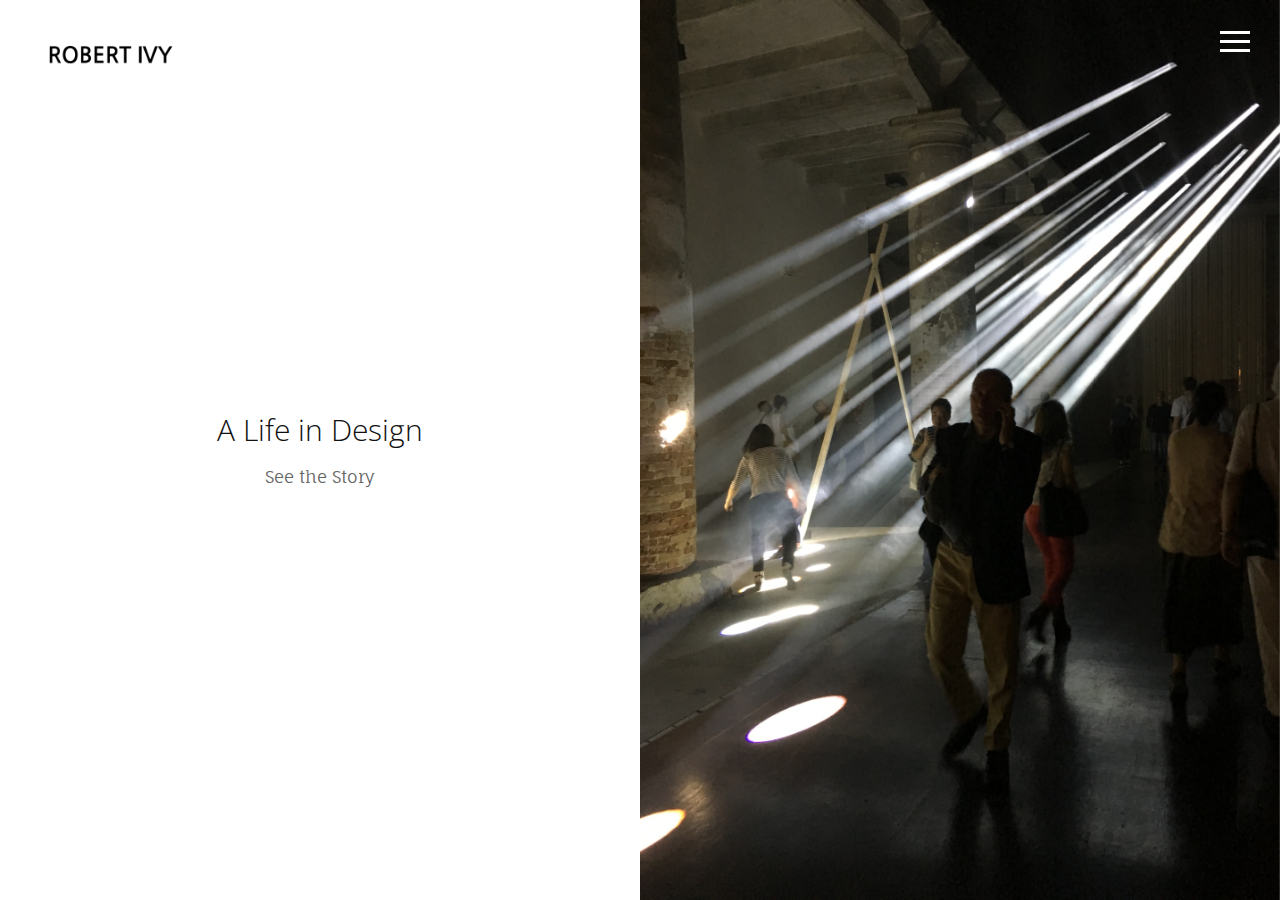
<file: index.html>
<!doctype html>
<html lang="en">
   <head>
      <meta charset="utf-8" />
      <meta http-equiv="X-UA-Compatible" content="IE=edge" />
      <meta name="viewport" content="width=device-width, initial-scale=1" />
      <meta name="description" content="" />
      <meta name="author" content="" />
      <title>Echoes - Free HTML Bootstrap Template</title>
      <!-- Css -->
      <link href="css/bootstrap.css" rel="stylesheet" />
      <link href="css/style.css" rel="stylesheet" />
   </head>
   <body>
      <nav class="navbar navbar-default navbar-fixed-top">
         <div class="col-md-12">
            <div class="nav">
               <button class="btn-nav">
                  <span class="icon-bar inverted top"></span>
                  <span class="icon-bar inverted middle"></span>
                  <span class="icon-bar inverted bottom"></span>
               </button>
            </div>
            <a class="navbar-brand" href="index.html">
               <img class="logo" src="img/logo.png" alt="logo" />
            </a>
            <div class="nav-content hideNav hidden">
               <ul class="nav-list vcenter">
                  <li class="nav-item">
                     <a class="item-anchor" href="index.html">Home</a>
                  </li>
                  <li class="nav-item">
                     <a class="item-anchor" href="about.html">Story</a>
                  </li>
                  <li class="nav-item">
                     <a class="item-anchor" href="achievements.html"
                        >Achievements</a
                     >
                  </li>
                  <li class="nav-item">
                     <a class="item-anchor" href="from_the_field.html"
                        >From The Field</a
                     >
                  </li>
               </ul>
            </div>
         </div>
      </nav>
      <!-- Header -->
      <div class="span12">
         <div class="col-md-6 no-gutter text-center fill">
            <div class="vcenter">
               <h2>A Life in Design</h2>
               <a href="about.html"> See the Story</a>
            </div>
         </div>
         <div class="col-md-6 no-gutter text-center">
            <div id="header" data-speed="2" data-type="background">
               <div id="headslide" class="carousel slide" data-ride="carousel">
                  <div class="carousel-inner" role="listbox">
                     <div class="item active">
                        <img src="img/1.jpg" alt="Slide" />
                     </div>
                  </div>
               </div>
            </div>
         </div>
      </div>
      <div style="clear: both"></div>
      <!-- script -->
      <script src="js/jquery.js"></script>
      <script src="js/bootstrap.min.js"></script>
      <script src="js/menu-color.js"></script>
      <script src="js/modernizr.js"></script>
      <script src="js/script.js"></script>
   </body>
</html>
</file>
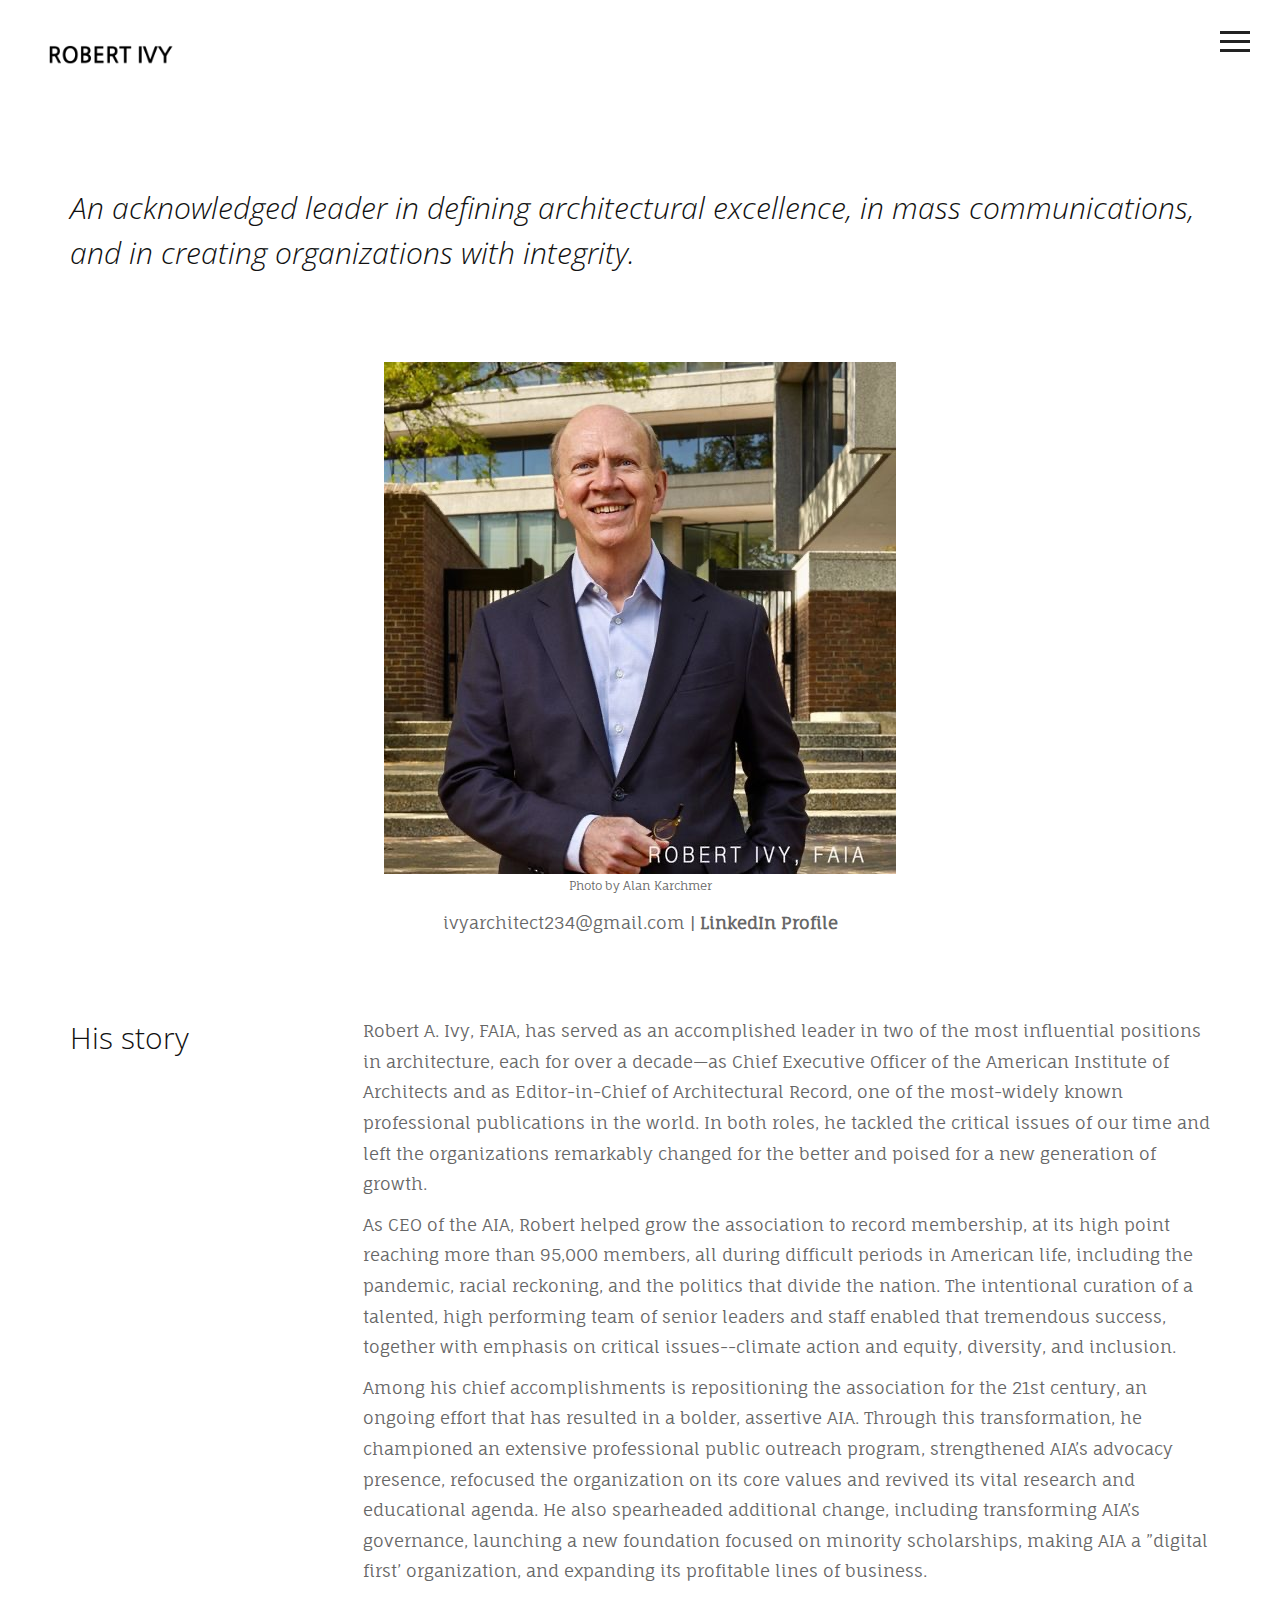
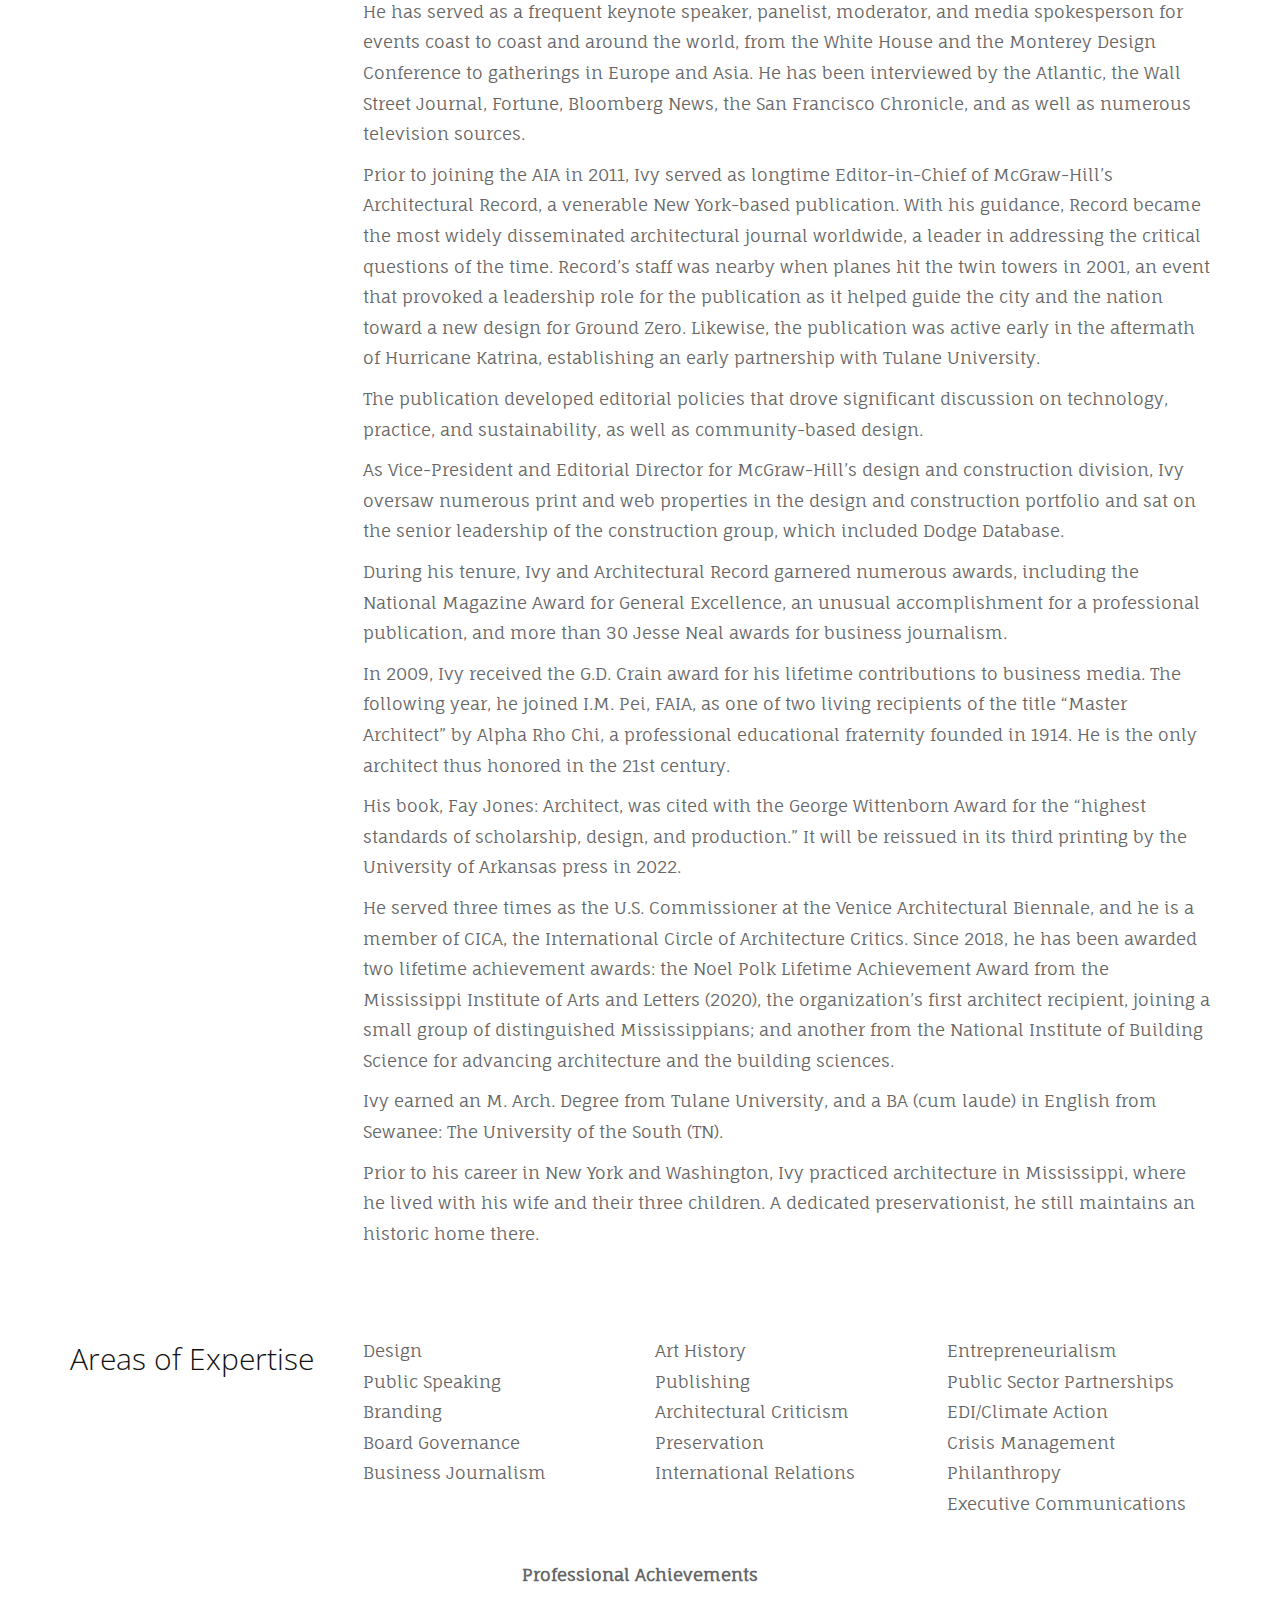
<file: about.html>
<!doctype html>
<html lang="en">
   <head>
      <meta charset="utf-8" />
      <meta http-equiv="X-UA-Compatible" content="IE=edge" />
      <meta name="viewport" content="width=device-width, initial-scale=1" />
      <meta name="description" content="" />
      <meta name="author" content="" />
      <title>Echoes - Free HTML Bootstrap Template</title>
      <!-- Css -->
      <link href="css/bootstrap.css" rel="stylesheet" />
      <link href="css/style.css" rel="stylesheet" />
   </head>
   <body>
      <nav class="navbar navbar-default color-fill navbar-fixed-top">
         <div class="col-md-12">
            <div class="nav">
               <button class="btn-nav">
                  <span class="icon-bar top"></span>
                  <span class="icon-bar middle"></span>
                  <span class="icon-bar bottom"></span>
               </button>
            </div>
            <a class="navbar-brand" href="index.html">
               <img class="logo" src="img/logo.png" alt="logo" />
            </a>
            <div class="nav-content hideNav hidden">
               <ul class="nav-list vcenter">
                  <li class="nav-item">
                     <a class="item-anchor" href="index.html">Home</a>
                  </li>
                  <li class="nav-item">
                     <a class="item-anchor" href="about.html">Story</a>
                  </li>
                  <li class="nav-item">
                     <a class="item-anchor" href="achievements.html"
                        >Achievements</a
                     >
                  </li>
                  <li class="nav-item">
                     <a class="item-anchor" href="from_the_field.html"
                        >From The Field</a
                     >
                  </li>
               </ul>
            </div>
         </div>
      </nav>
      <section id="about">
         <div class="container">
            <div class="row">
               <div class="col-md-12">
                  <h2>
                     <em
                        >An acknowledged leader in defining architectural
                        excellence, in mass communications, and in creating
                        organizations with integrity.</em
                     >
                  </h2>
                  <div style="display: flex; justify-content: center">
                     <img
                        class="img-responsive margin-top-45"
                        src="img/rob.jpg"
                        alt="me"
                     />
                  </div>
                  <div
                     style="
                        display: flex;
                        justify-content: center;
                        height: 3px;
                        font-size: 12px;
                        color: gray;
                     "
                  >
                     <p>Photo by Alan Karchmer</p>
                  </div>
               </div>
            </div>
            <br />
            <div style="text-align: center">
               <p>
                  ivyarchitect234@gmail.com |
                  <strong
                     ><a href="https://www.linkedin.com/in/robert-ivy-143b741/"
                        >LinkedIn Profile</a
                     ></strong
                  >
               </p>
            </div>
            <div class="row margin-top-45">
               <div class="col-md-3">
                  <h2>His story</h2>
               </div>
               <div class="col-md-9">
                  <p>
                     Robert A. Ivy, FAIA, has served as an accomplished leader
                     in two of the most influential positions in architecture,
                     each for over a decade—as Chief Executive Officer of the
                     American Institute of Architects and as Editor-in-Chief of
                     Architectural Record, one of the most-widely known
                     professional publications in the world. In both roles, he
                     tackled the critical issues of our time and left the
                     organizations remarkably changed for the better and poised
                     for a new generation of growth.
                  </p>
                  <p>
                     As CEO of the AIA, Robert helped grow the association to
                     record membership, at its high point reaching more than
                     95,000 members, all during difficult periods in American
                     life, including the pandemic, racial reckoning, and the
                     politics that divide the nation. The intentional curation
                     of a talented, high performing team of senior leaders and
                     staff enabled that tremendous success, together with
                     emphasis on critical issues--climate action and equity,
                     diversity, and inclusion.
                  </p>
                  <p>
                     Among his chief accomplishments is repositioning the
                     association for the 21st century, an ongoing effort that
                     has resulted in a bolder, assertive AIA. Through this
                     transformation, he championed an extensive professional
                     public outreach program, strengthened AIA’s advocacy
                     presence, refocused the organization on its core values and
                     revived its vital research and educational agenda. He also
                     spearheaded additional change, including transforming AIA’s
                     governance, launching a new foundation focused on minority
                     scholarships, making AIA a ”digital first’ organization,
                     and expanding its profitable lines of business.
                  </p>
                  <p>
                     He has served as a frequent keynote speaker, panelist,
                     moderator, and media spokesperson for events coast to coast
                     and around the world, from the White House and the Monterey
                     Design Conference to gatherings in Europe and Asia. He has
                     been interviewed by the Atlantic, the Wall Street Journal,
                     Fortune, Bloomberg News, the San Francisco Chronicle, and
                     as well as numerous television sources.
                  </p>
                  <p>
                     Prior to joining the AIA in 2011, Ivy served as longtime
                     Editor-in-Chief of McGraw-Hill’s Architectural Record, a
                     venerable New York-based publication. With his guidance,
                     Record became the most widely disseminated architectural
                     journal worldwide, a leader in addressing the critical
                     questions of the time. Record’s staff was nearby when
                     planes hit the twin towers in 2001, an event that provoked
                     a leadership role for the publication as it helped guide
                     the city and the nation toward a new design for Ground
                     Zero. Likewise, the publication was active early in the
                     aftermath of Hurricane Katrina, establishing an early
                     partnership with Tulane University.
                  </p>
                  <p>
                     The publication developed editorial policies that drove
                     significant discussion on technology, practice, and
                     sustainability, as well as community-based design.
                  </p>
                  <p>
                     As Vice-President and Editorial Director for McGraw-Hill’s
                     design and construction division, Ivy oversaw numerous
                     print and web properties in the design and construction
                     portfolio and sat on the senior leadership of the
                     construction group, which included Dodge Database.
                  </p>
                  <p>
                     During his tenure, Ivy and Architectural Record garnered
                     numerous awards, including the National Magazine Award for
                     General Excellence, an unusual accomplishment for a
                     professional publication, and more than 30 Jesse Neal
                     awards for business journalism.
                  </p>
                  <p>
                     In 2009, Ivy received the G.D. Crain award for his lifetime
                     contributions to business media. The following year, he
                     joined I.M. Pei, FAIA, as one of two living recipients of
                     the title “Master Architect” by Alpha Rho Chi, a
                     professional educational fraternity founded in 1914. He is
                     the only architect thus honored in the 21st century.
                  </p>
                  <p>
                     His book, Fay Jones: Architect, was cited with the George
                     Wittenborn Award for the “highest standards of scholarship,
                     design, and production.” It will be reissued in its third
                     printing by the University of Arkansas press in 2022.
                  </p>
                  <p>
                     He served three times as the U.S. Commissioner at the
                     Venice Architectural Biennale, and he is a member of CICA,
                     the International Circle of Architecture Critics. Since
                     2018, he has been awarded two lifetime achievement awards:
                     the Noel Polk Lifetime Achievement Award from the
                     Mississippi Institute of Arts and Letters (2020), the
                     organization’s first architect recipient, joining a small
                     group of distinguished Mississippians; and another from the
                     National Institute of Building Science for advancing
                     architecture and the building sciences.
                  </p>
                  <p>
                     Ivy earned an M. Arch. Degree from Tulane University, and a
                     BA (cum laude) in English from Sewanee: The University of
                     the South (TN).
                  </p>
                  <p>
                     Prior to his career in New York and Washington, Ivy
                     practiced architecture in Mississippi, where he lived with
                     his wife and their three children. A dedicated
                     preservationist, he still maintains an historic home there.
                  </p>
               </div>
            </div>
            <div class="row margin-top-45">
               <div class="col-md-3">
                  <h2>Areas of Expertise</h2>
               </div>
               <div class="col-md-9">
                  <div class="row">
                     <div class="col-md-4">
                        <ul class="list-unstyled">
                           <li>Design</li>
                           <li>Public Speaking</li>
                           <li>Branding</li>
                           <li>Board Governance</li>
                           <li>Business Journalism</li>
                        </ul>
                     </div>
                     <div class="col-md-4">
                        <ul class="list-unstyled">
                           <li>Art History</li>
                           <li>Publishing</li>
                           <li>Architectural Criticism</li>
                           <li>Preservation</li>
                           <li>International Relations</li>
                        </ul>
                     </div>
                     <div class="col-md-4">
                        <ul class="list-unstyled">
                           <li>Entrepreneurialism</li>
                           <li>Public Sector Partnerships</li>
                           <li>EDI/Climate Action</li>
                           <li>Crisis Management</li>
                           <li>Philanthropy</li>
                           <li>Executive Communications</li>
                        </ul>
                     </div>
                  </div>
               </div>
            </div>
            <br />
            <div style="text-align: center; font-weight: bold">
               <a href="achievements.html"> Professional Achievements</a>
            </div>
         </div>
      </section>
      <!-- script -->
      <script src="js/jquery.js"></script>
      <script src="js/bootstrap.min.js"></script>
      <script src="js/modernizr.js"></script>
      <script src="js/script.js"></script>
   </body>
</html>
</file>
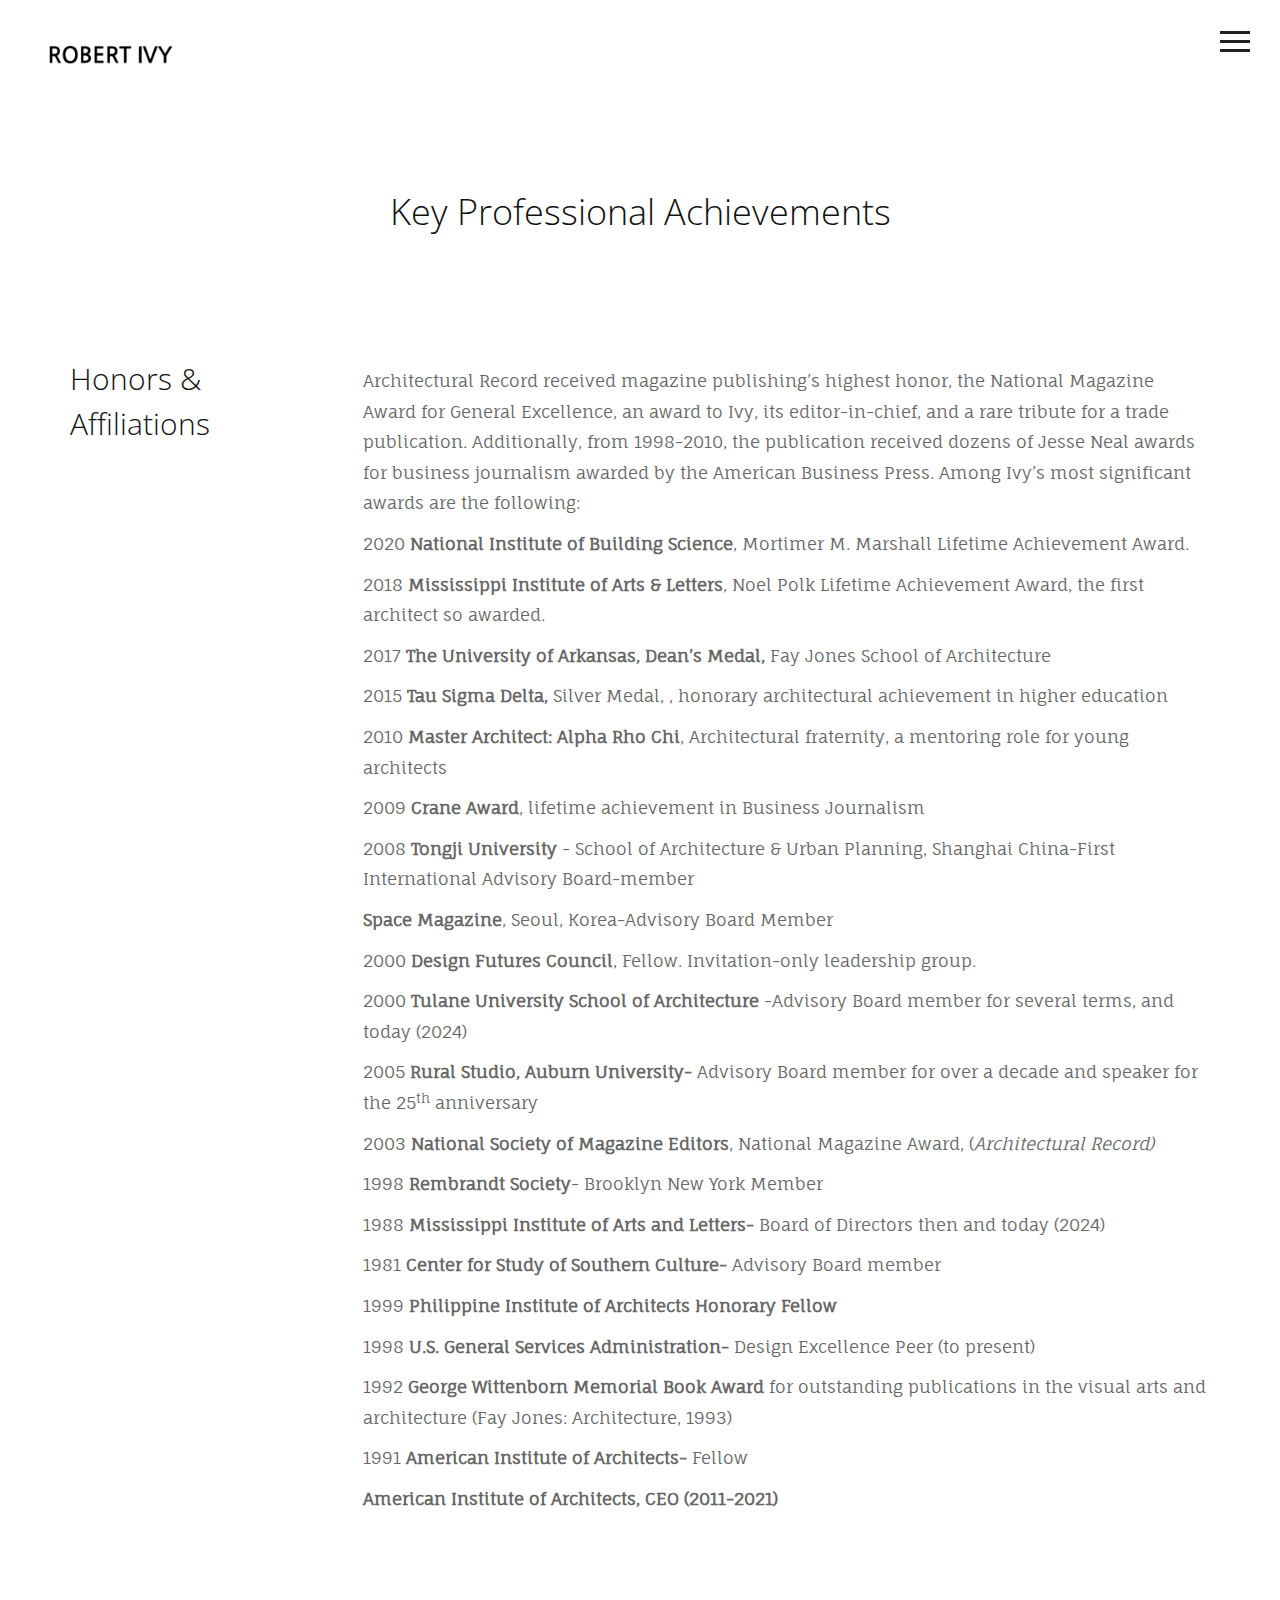
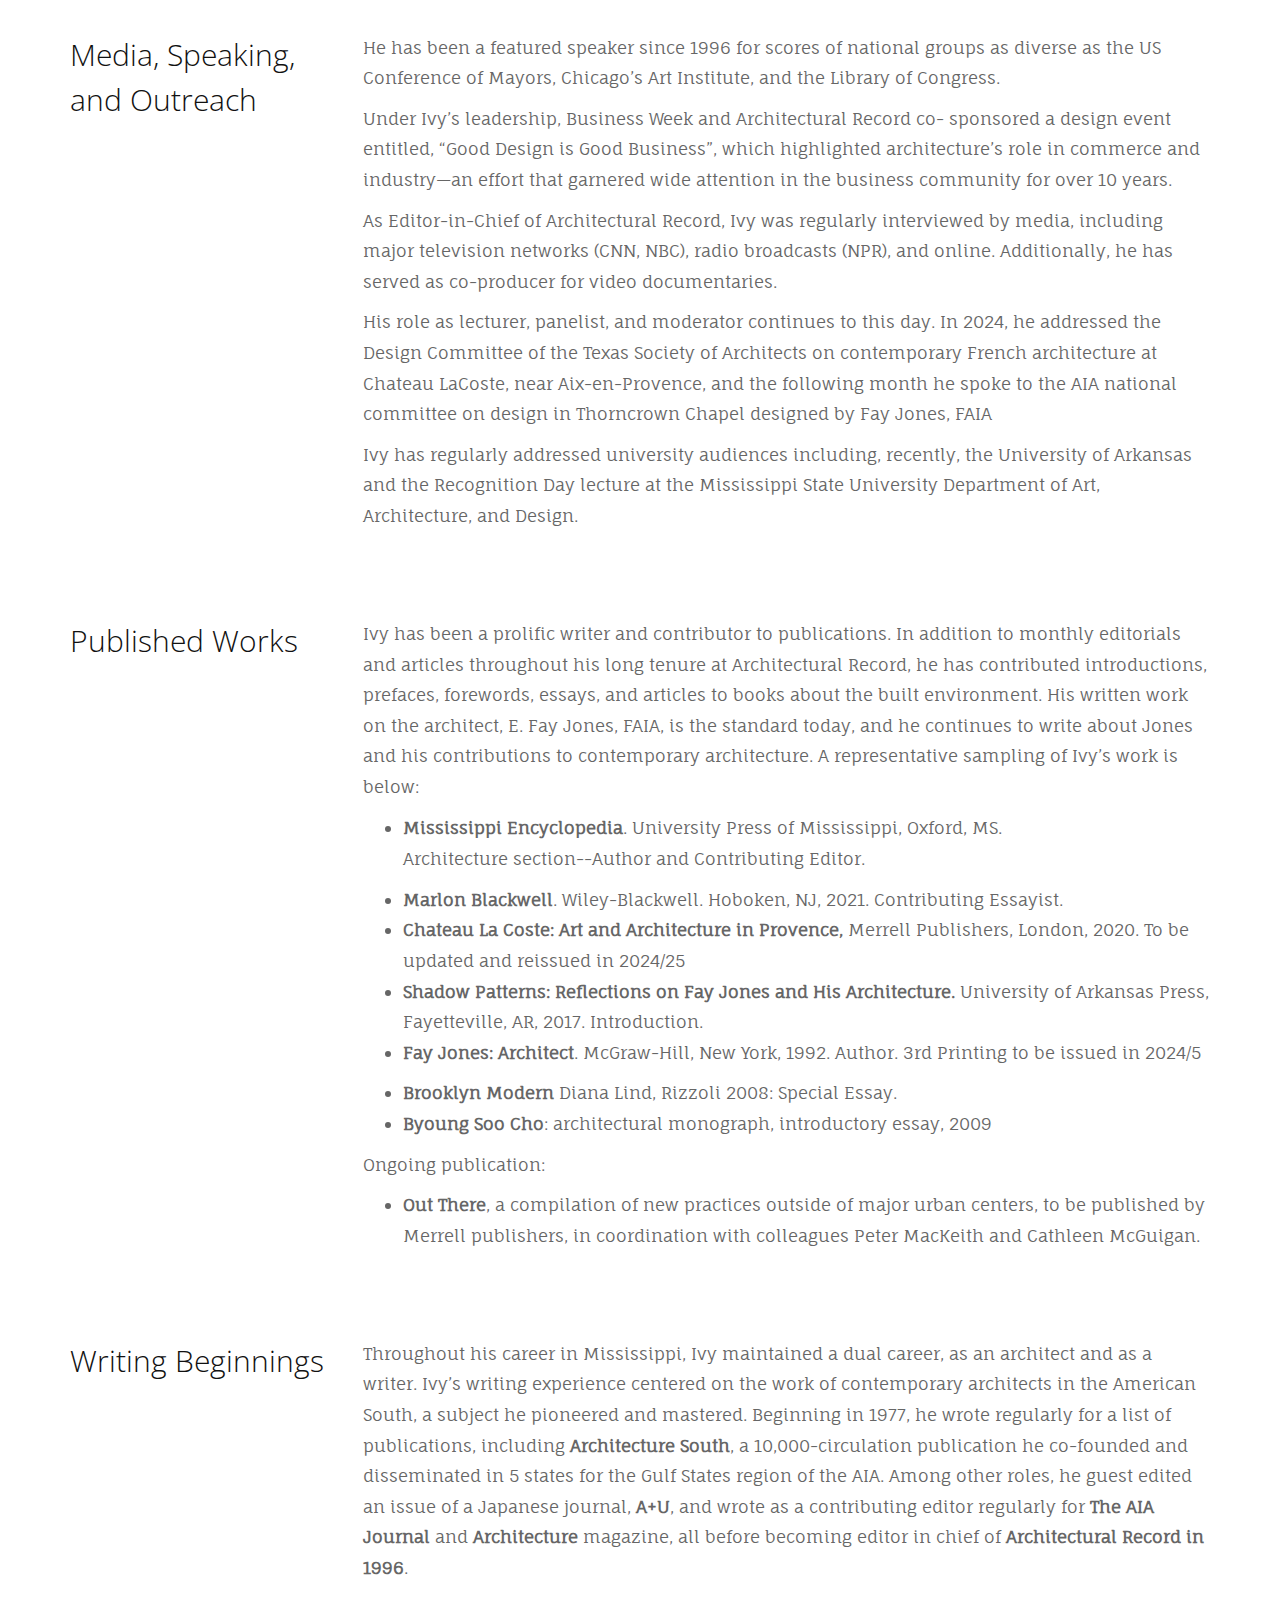
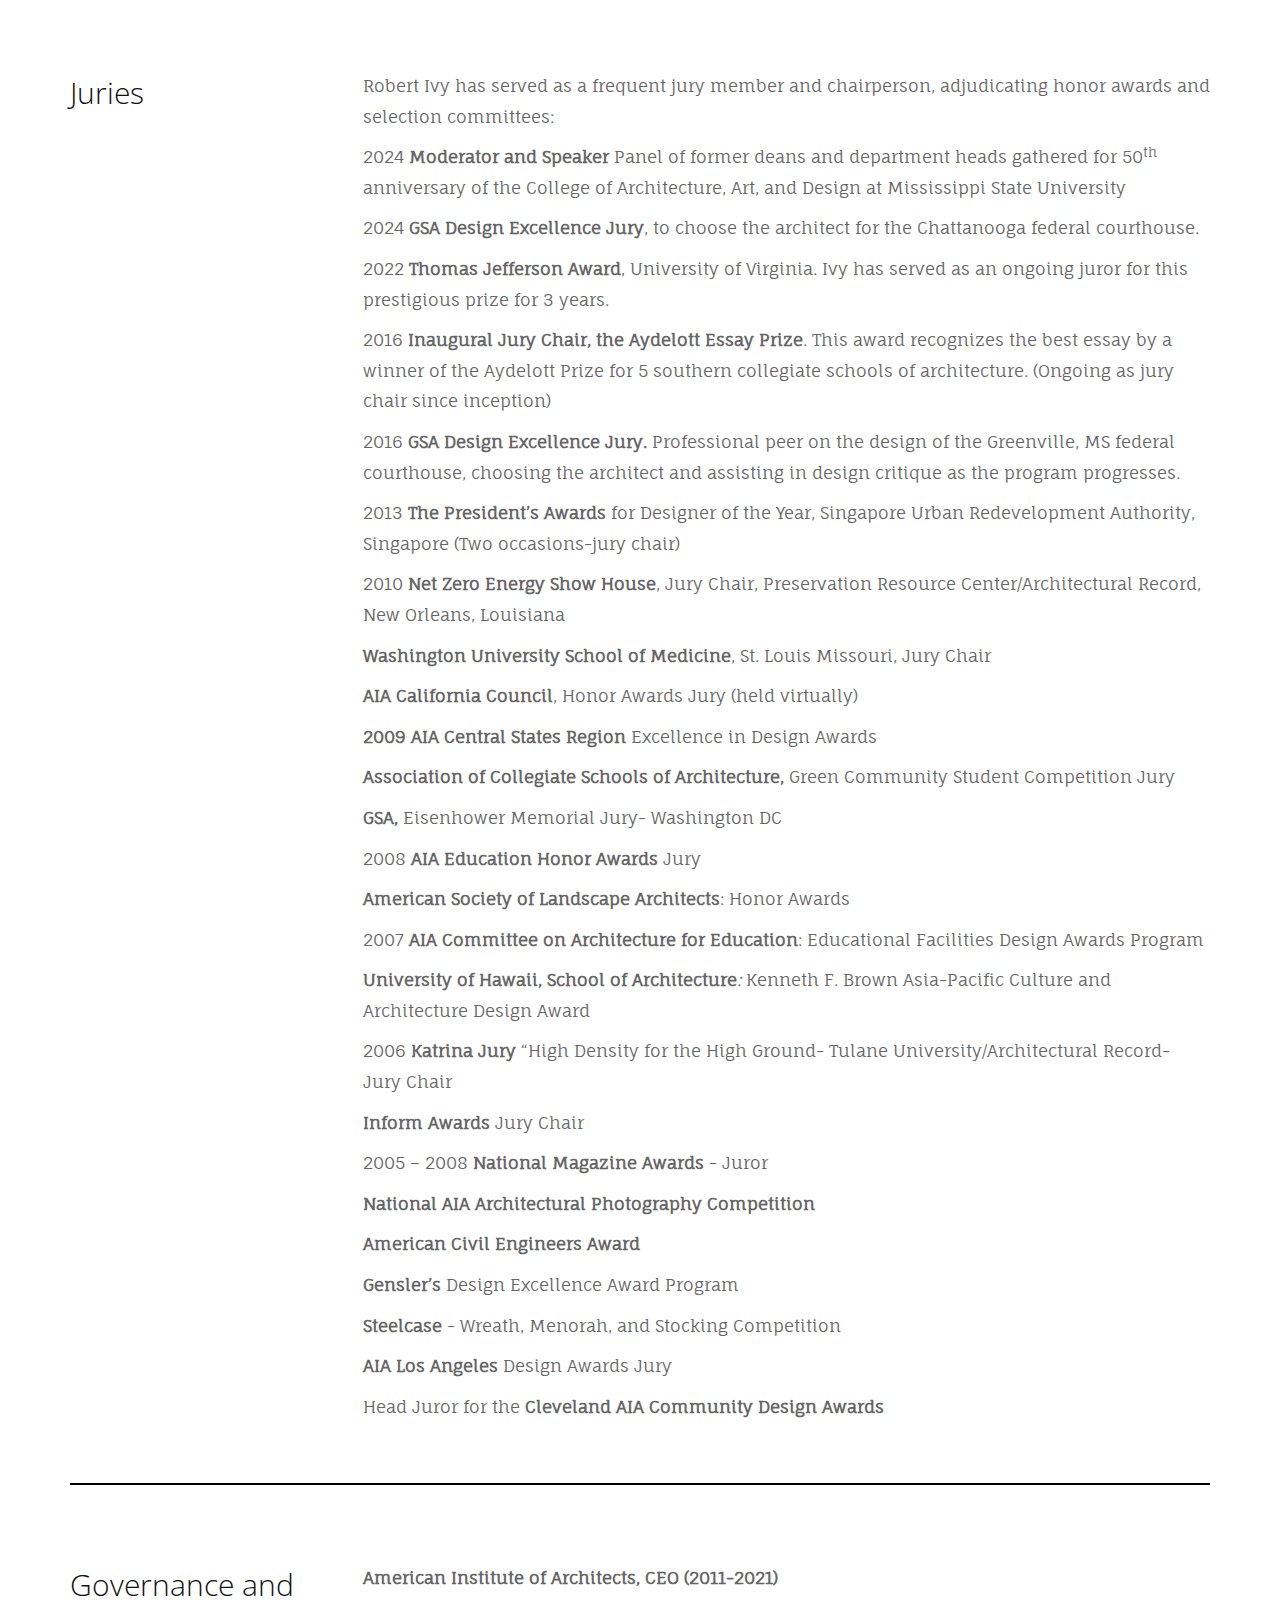
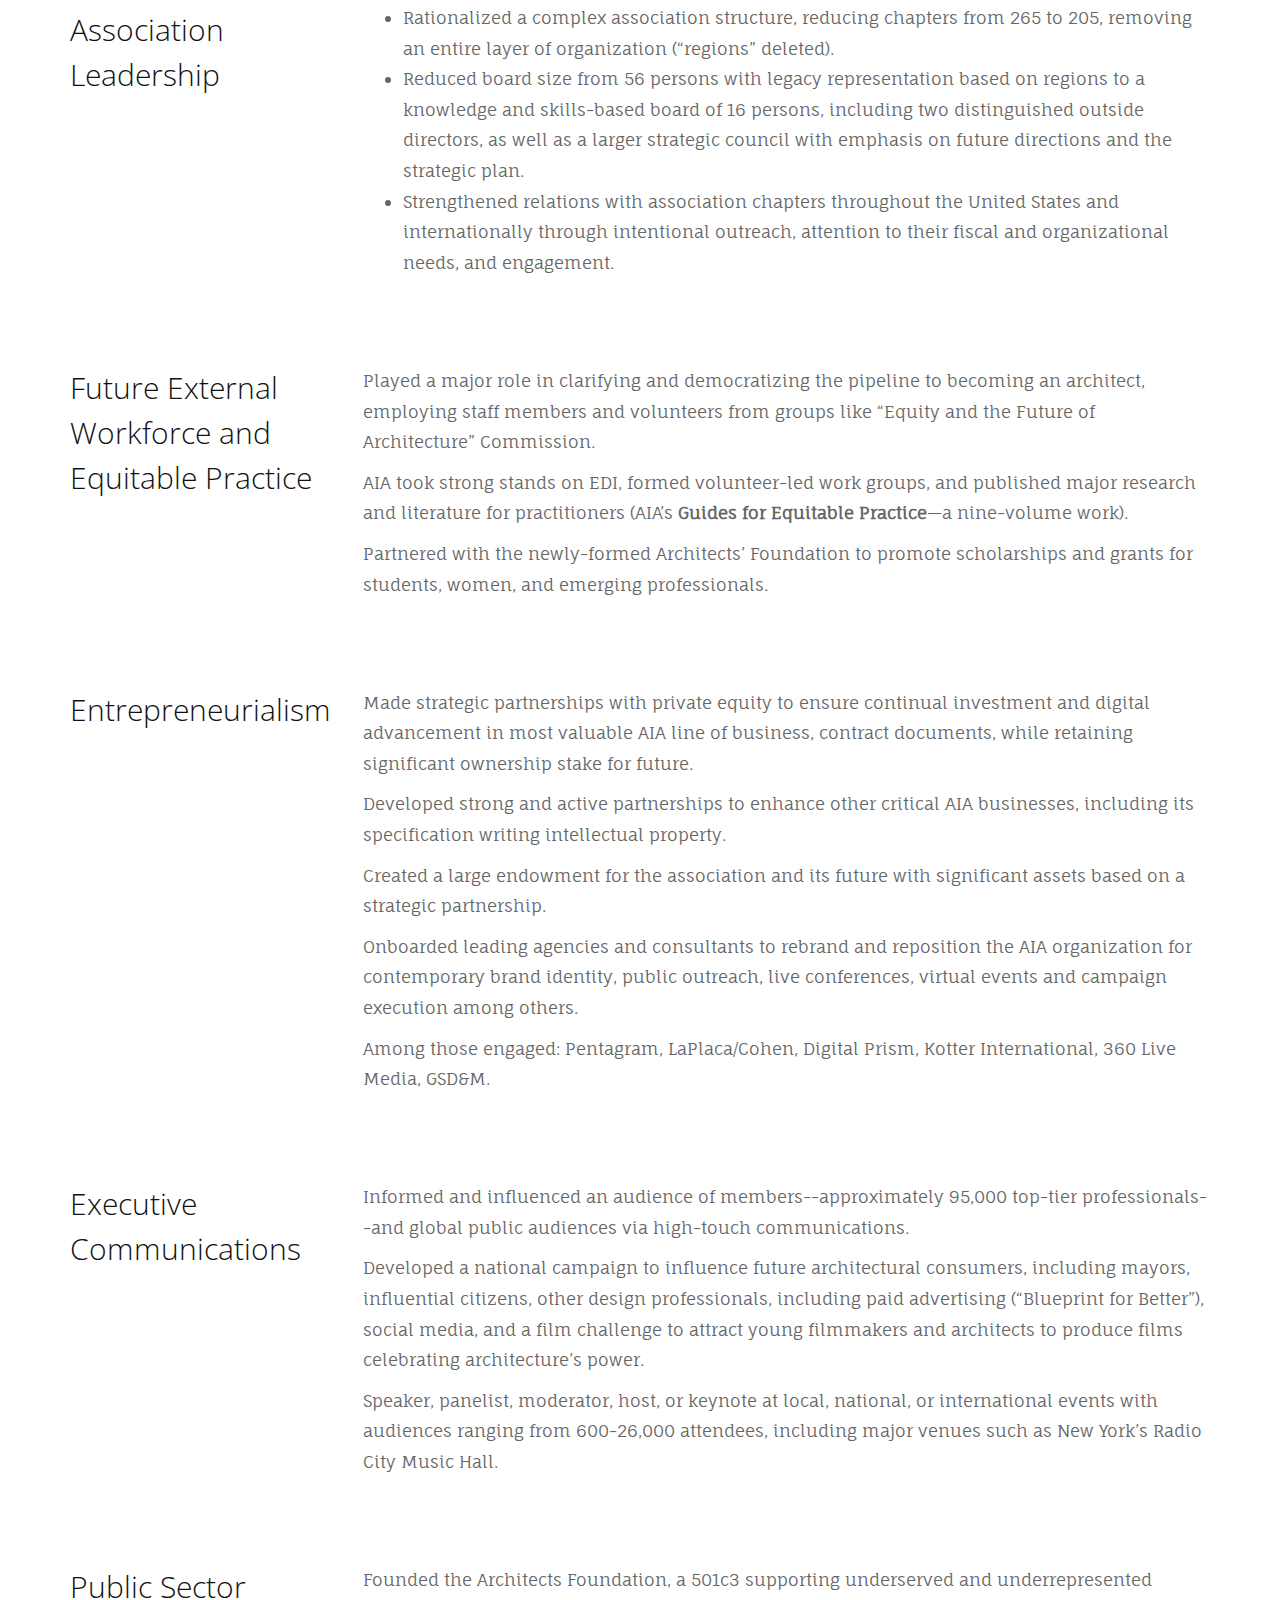
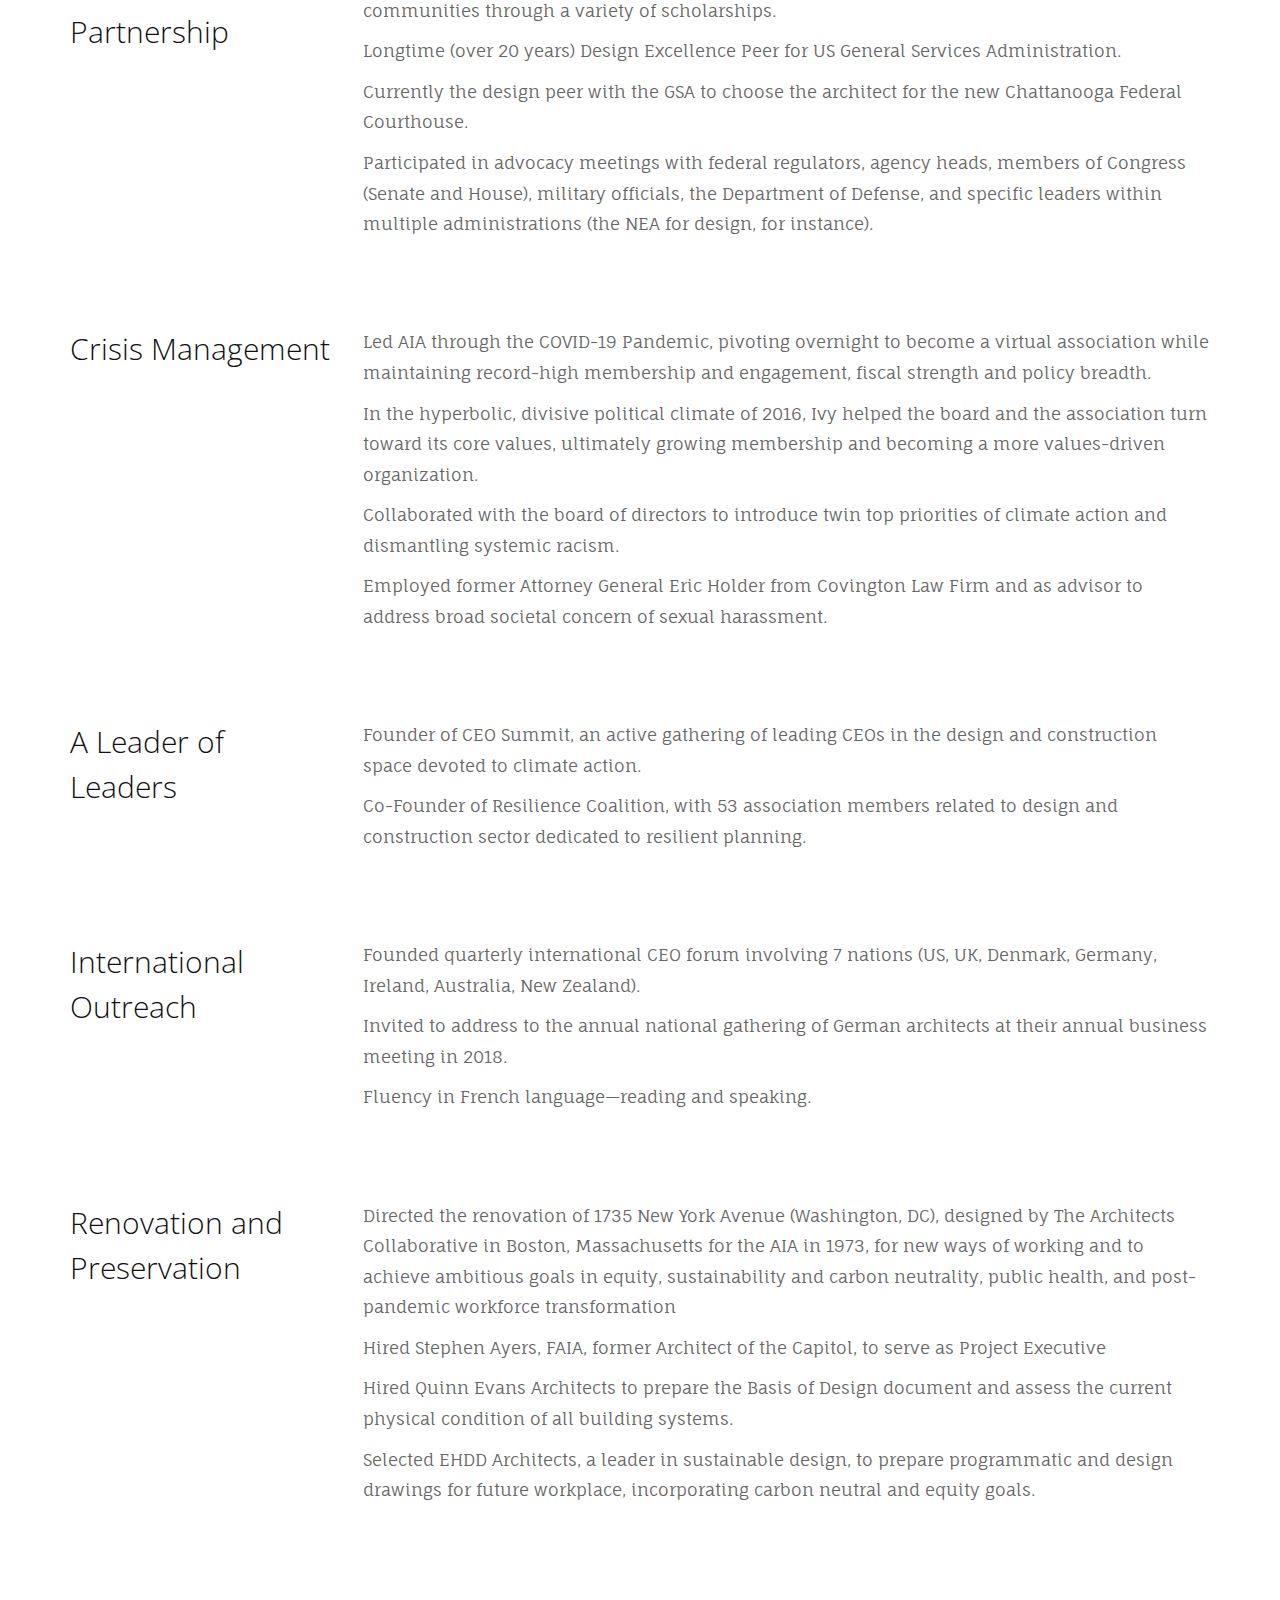
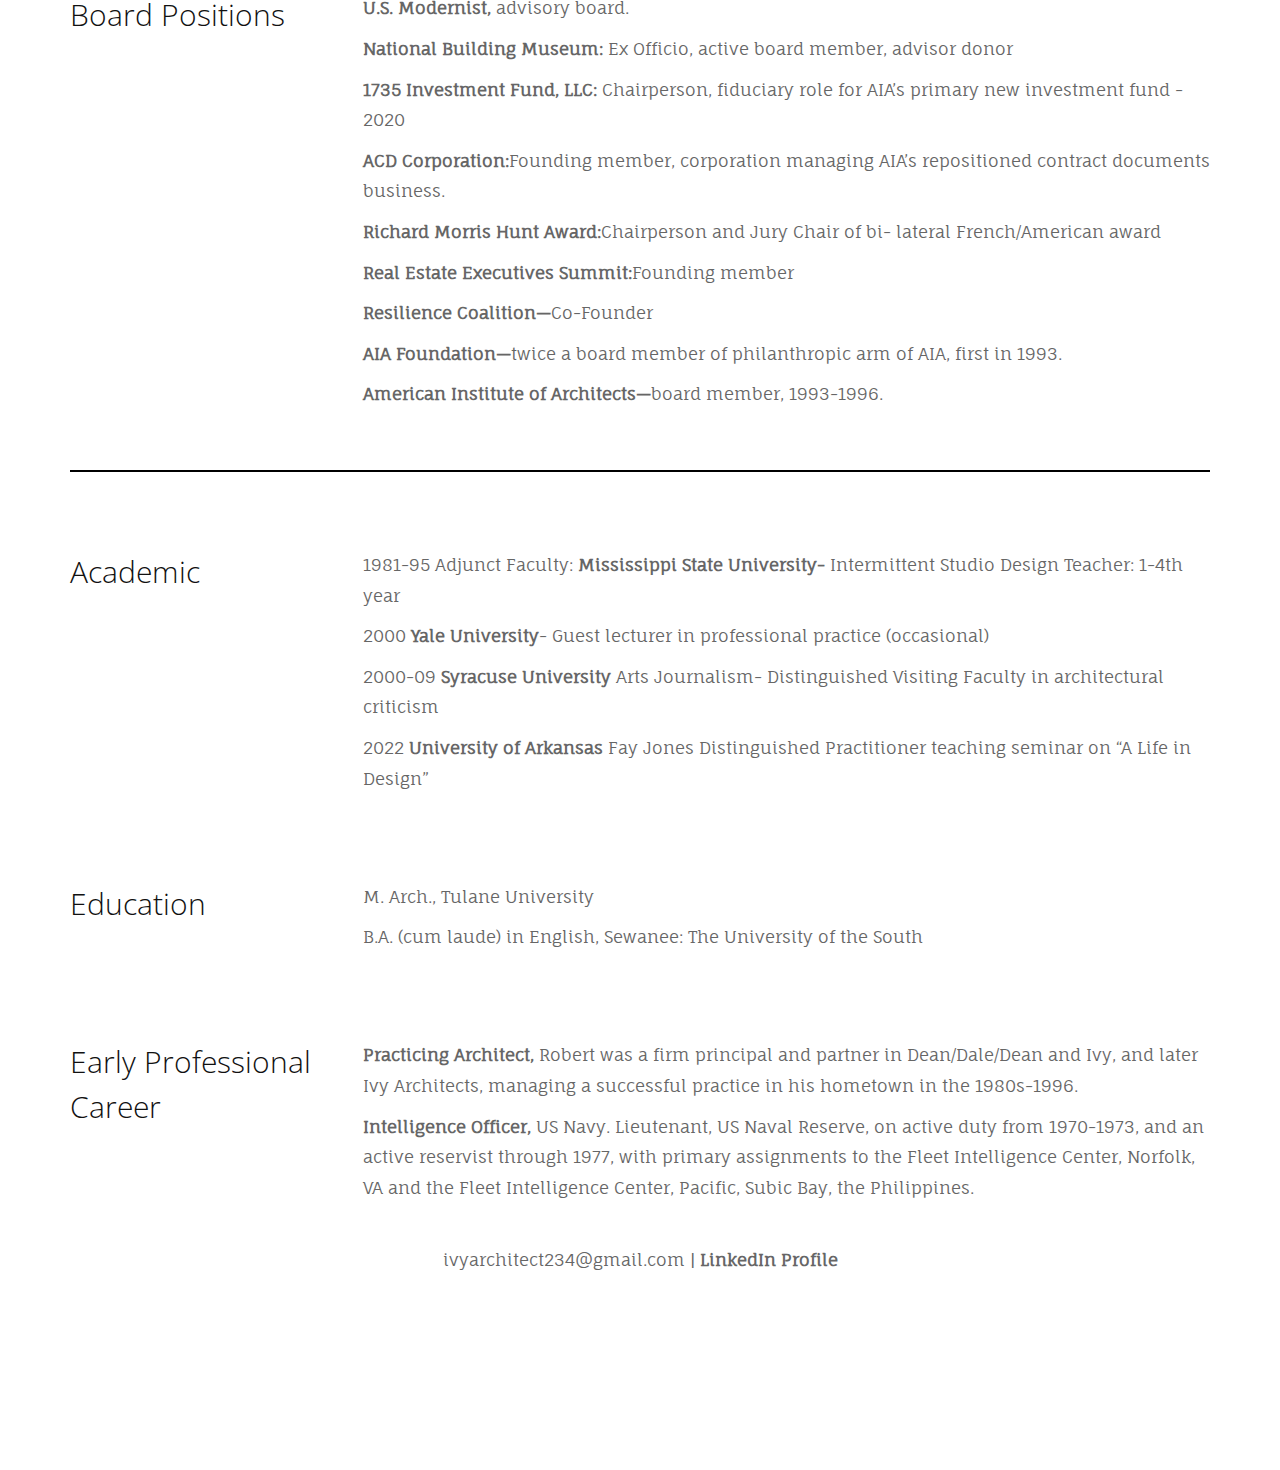
<file: achievements.html>
<!doctype html>
<html lang="en">
   <head>
      <meta charset="utf-8" />
      <meta http-equiv="X-UA-Compatible" content="IE=edge" />
      <meta name="viewport" content="width=device-width, initial-scale=1" />
      <meta name="description" content="" />
      <meta name="author" content="" />
      <title>Echoes - Free HTML Bootstrap Template</title>
      <!-- Css -->
      <link href="css/bootstrap.css" rel="stylesheet" />
      <link href="css/style.css" rel="stylesheet" />
   </head>
   <body>
      <nav class="navbar navbar-default color-fill navbar-fixed-top">
         <div class="col-md-12">
            <div class="nav">
               <button class="btn-nav">
                  <span class="icon-bar top"></span>
                  <span class="icon-bar middle"></span>
                  <span class="icon-bar bottom"></span>
               </button>
            </div>
            <a class="navbar-brand" href="index.html">
               <img class="logo" src="img/logo.png" alt="logo" />
            </a>
            <div class="nav-content hideNav hidden">
               <ul class="nav-list vcenter">
                  <li class="nav-item">
                     <a class="item-anchor" href="index.html">Home</a>
                  </li>
                  <li class="nav-item">
                     <a class="item-anchor" href="about.html">Story</a>
                  </li>
                  <li class="nav-item">
                     <a class="item-anchor" href="achievements.html"
                        >Achievements</a
                     >
                  </li>
                  <li class="nav-item">
                     <a class="item-anchor" href="from_the_field.html"
                        >From The Field</a
                     >
                  </li>
               </ul>
            </div>
         </div>
      </nav>
      <section id="about">
         <div class="container">
            <div style="text-align: center">
               <h1>Key Professional Achievements</h1>
               <br />
            </div>
            <div class="row margin-top-45">
               <div class="col-md-3">
                  <h2>Honors &amp; Affiliations</h2>
               </div>
               <div class="col-md-9">
                  <p></p>
                  <p>
                     Architectural Record received magazine publishing’s highest
                     honor, the National Magazine Award for General Excellence,
                     an award to Ivy, its editor-in-chief, and a rare tribute
                     for a trade publication. Additionally, from 1998-2010, the
                     publication received dozens of Jesse Neal awards for
                     business journalism awarded by the American Business Press.
                     Among Ivy’s most significant awards are the following:
                  </p>
                  <p>
                     2020
                     <strong>National Institute of Building Science</strong>,
                     Mortimer M. Marshall Lifetime Achievement Award.
                  </p>
                  <p>
                     2018
                     <strong>Mississippi Institute of Arts &amp; Letters</strong
                     >, Noel Polk Lifetime Achievement Award, the first
                     architect so awarded.
                  </p>
                  <p>
                     2017 <strong>The University of Arkansas,</strong>
                     <strong>Dean’s Medal, </strong>Fay Jones School of
                     Architecture
                  </p>
                  <p>
                     2015 <strong>Tau Sigma Delta,</strong> Silver Medal, ,
                     honorary architectural achievement in higher education
                  </p>
                  <p>
                     2010 <strong>Master Architect: Alpha Rho Chi</strong>,
                     Architectural fraternity, a mentoring role for young
                     architects
                  </p>
                  <p>
                     2009 <strong>Crane Award</strong>, lifetime achievement in
                     Business Journalism
                  </p>
                  <p>
                     2008 <strong>Tongji University</strong> - School of
                     Architecture &amp; Urban Planning, Shanghai China-First
                     International Advisory Board-member
                  </p>
                  <p>
                     <strong>Space Magazine</strong>, Seoul, Korea-Advisory
                     Board Member
                  </p>
                  <p>
                     2000 <strong>Design Futures Council</strong>, Fellow.
                     Invitation-only leadership group.
                  </p>
                  <p>
                     2000
                     <strong>Tulane University School of Architecture</strong>
                     -Advisory Board member for several terms, and today (2024)
                  </p>
                  <p>
                     2005
                     <strong>Rural Studio, Auburn University-</strong> Advisory
                     Board member for over a decade and speaker for the 25<sup
                        >th</sup
                     >
                     anniversary
                  </p>
                  <p>
                     2003 <strong>National Society of Magazine Editors</strong>,
                     National Magazine Award, (<em>Architectural Record)</em>
                  </p>
                  <p>
                     1998 <strong>Rembrandt Society</strong>- Brooklyn New York
                     Member
                  </p>
                  <p>
                     1988
                     <strong>Mississippi Institute of Arts and Letters-</strong>
                     Board of Directors then and today (2024)
                  </p>
                  <p>
                     1981
                     <strong>Center for Study of Southern Culture-</strong>
                     Advisory Board member
                  </p>
                  <p>
                     1999
                     <strong
                        >Philippine Institute of Architects Honorary
                        Fellow</strong
                     >
                  </p>
                  <p>
                     1998
                     <strong>U.S. General Services Administration-</strong>
                     Design Excellence Peer (to present)
                  </p>
                  <p>
                     1992
                     <strong>George Wittenborn Memorial Book Award</strong> for
                     outstanding publications in the visual arts and
                     architecture (Fay Jones: Architecture, 1993)
                  </p>
                  <p>
                     1991
                     <strong>American Institute of Architects-</strong> Fellow
                  </p>
                  <p>
                     <strong
                        >American Institute of Architects, CEO
                        (2011-2021)</strong
                     >
                  </p>
               </div>
            </div>
            <br />
            <div class="row margin-top-45">
               <div class="col-md-3">
                  <h2>Media, Speaking, and Outreach</h2>
               </div>
               <div class="col-md-9">
                  <p>
                     He has been a featured speaker since 1996 for scores of
                     national groups as diverse as the US Conference of Mayors,
                     Chicago’s Art Institute, and the Library of Congress.
                  </p>
                  <p>
                     Under Ivy’s leadership, Business Week and Architectural
                     Record co- sponsored a design event entitled, “Good Design
                     is Good Business”, which highlighted architecture’s role in
                     commerce and industry—an effort that garnered wide
                     attention in the business community for over 10 years.
                  </p>
                  <p>
                     As Editor-in-Chief of Architectural Record, Ivy was
                     regularly interviewed by media, including major television
                     networks (CNN, NBC), radio broadcasts (NPR), and online.
                     Additionally, he has served as co-producer for video
                     documentaries.
                  </p>
                  <p>
                     His role as lecturer, panelist, and moderator continues to
                     this day. In 2024, he addressed the Design Committee of the
                     Texas Society of Architects on contemporary French
                     architecture at Chateau LaCoste, near Aix-en-Provence, and
                     the following month he spoke to the AIA national committee
                     on design in Thorncrown Chapel designed by Fay Jones, FAIA
                  </p>
                  <p>
                     Ivy has regularly addressed university audiences including,
                     recently, the University of Arkansas and the Recognition
                     Day lecture at the Mississippi State University Department
                     of Art, Architecture, and Design.
                  </p>
               </div>
            </div>
            <div class="row margin-top-45">
               <div class="col-md-3">
                  <h2>Published Works</h2>
               </div>
               <div class="col-md-9">
                  <p>
                     Ivy has been a prolific writer and contributor to
                     publications. In addition to monthly editorials and
                     articles throughout his long tenure at Architectural
                     Record, he has contributed introductions, prefaces,
                     forewords, essays, and articles to books about the built
                     environment. His written work on the architect, E. Fay
                     Jones, FAIA, is the standard today, and he continues to
                     write about Jones and his contributions to contemporary
                     architecture. A representative sampling of Ivy’s work is
                     below:
                  </p>
                  <ul>
                     <li>
                        <strong>Mississippi Encyclopedia</strong>. University
                        Press of Mississippi, Oxford, MS.

                        <p>
                           Architecture section--Author and Contributing Editor.
                        </p>
                     </li>
                  </ul>
                  <ul>
                     <li>
                        <strong>Marlon Blackwell</strong>. Wiley-Blackwell.
                        Hoboken, NJ, 2021. Contributing Essayist.
                     </li>
                     <li>
                        <strong
                           >Chateau La Coste: Art and Architecture in
                           Provence,</strong
                        >
                        Merrell Publishers, London, 2020.
                        To be updated and reissued in 2024/25
                     </li>
                     <li>
                        <strong
                           >Shadow Patterns: Reflections on Fay Jones and His
                           Architecture.</strong
                        >
                        University of Arkansas Press, Fayetteville, AR, 2017.
                        Introduction.
                     </li>
                     <li>
                        <strong>Fay Jones: Architect</strong>. McGraw-Hill, New
                        York, 1992. Author. 3rd Printing to be issued in 2024/5
                     </li>
                  </ul>
                  <ul>
                     <li>
                        <strong>Brooklyn Modern</strong> Diana Lind, Rizzoli
                        2008: Special Essay.
                     </li>
                     <li>
                        <strong>Byoung Soo Cho</strong>: architectural
                        monograph, introductory essay, 2009
                     </li>
                  </ul>
                  <p>Ongoing publication:</p>
                  <ul>
                     <li>
                        <strong>Out There</strong>, a compilation of new
                        practices outside of major urban centers, to be
                        published by Merrell publishers, in coordination with
                        colleagues Peter MacKeith and Cathleen McGuigan.
                     </li>
                  </ul>
               </div>
            </div>
            <div class="row margin-top-45">
               <div class="col-md-3">
                  <h2>Writing Beginnings</h2>
               </div>
               <div class="col-md-9">
                  <p>
                     Throughout his career in Mississippi, Ivy maintained a dual
                     career, as an architect and as a writer. Ivy’s writing
                     experience centered on the work of contemporary architects
                     in the American South, a subject he pioneered and mastered.
                     Beginning in 1977, he wrote regularly for a list of
                     publications, including
                     <strong>Architecture South</strong>, a 10,000-circulation
                     publication he co-founded and disseminated in 5 states for
                     the Gulf States region of the AIA. Among other roles, he
                     guest edited an issue of a Japanese journal,
                     <strong>A+U</strong>, and wrote as a contributing editor
                     regularly for <strong>The AIA Journal</strong> and
                     <strong>Architecture </strong>magazine, all before becoming
                     editor in chief of
                     <strong>Architectural Record in 1996</strong>.
                  </p>
               </div>
            </div>
            <div class="row margin-top-45">
               <div class="col-md-3">
                  <h2>Juries</h2>
               </div>
               <div class="col-md-9">
                  <p>
                     Robert Ivy has served as a frequent jury member and
                     chairperson, adjudicating honor awards and selection
                     committees:
                  </p>
                  <p>
                     2024 <strong>Moderator and Speaker </strong>Panel of former
                     deans and department heads gathered for 50<sup>th</sup>
                     anniversary of the College of Architecture, Art, and Design
                     at Mississippi State University
                  </p>
                  <p>
                     2024 <strong>GSA Design Excellence Jury</strong>, to choose
                     the architect for the Chattanooga federal courthouse.
                  </p>
                  <p>
                     2022 <strong>Thomas Jefferson Award</strong>, University of
                     Virginia. Ivy has served as an ongoing juror for this
                     prestigious prize for 3 years.
                  </p>
                  <p>
                     2016
                     <strong
                        >Inaugural Jury Chair, the Aydelott Essay Prize</strong
                     >. This award recognizes the best essay by a winner of the
                     Aydelott Prize for 5 southern collegiate schools of
                     architecture. (Ongoing as jury chair since inception)
                  </p>
                  <p>
                     2016
                     <strong>GSA Design Excellence Jury. </strong>Professional
                     peer on the design of the Greenville, MS federal
                     courthouse, choosing the architect and assisting in design
                     critique as the program progresses.
                  </p>
                  <p>
                     2013 <strong>The President’s Awards</strong> for Designer
                     of the Year, Singapore Urban Redevelopment Authority,
                     Singapore (Two occasions-jury chair)
                  </p>
                  <p>
                     2010 <strong>Net Zero Energy Show House</strong>, Jury
                     Chair, Preservation Resource Center/Architectural Record,
                     New Orleans, Louisiana
                  </p>
                  <p>
                     <strong>Washington University School of Medicine</strong>,
                     St. Louis Missouri, Jury Chair
                  </p>
                  <p>
                     <strong>AIA California Council</strong>, Honor Awards Jury
                     (held virtually)
                  </p>
                  <p>
                     <strong>2009 AIA Central States Region</strong> Excellence
                     in Design Awards
                  </p>
                  <p>
                     <strong
                        >Association of Collegiate Schools of Architecture, </strong
                     >Green Community Student Competition Jury
                  </p>
                  <p>
                     <strong>GSA, </strong>Eisenhower Memorial Jury- Washington
                     DC
                  </p>
                  <p>2008 <strong>AIA Education Honor Awards</strong> Jury</p>
                  <p>
                     <strong>American Society of Landscape Architects</strong>:
                     Honor Awards
                  </p>
                  <p>
                     2007
                     <strong>AIA Committee on Architecture for Education</strong
                     >: Educational Facilities Design Awards Program
                  </p>
                  <p>
                     <strong
                        >University of Hawaii, School of Architecture</strong
                     ><em>: </em>Kenneth F. Brown Asia-Pacific Culture and
                     Architecture Design Award
                  </p>
                  <p>
                     2006 <strong>Katrina Jury</strong> “High Density for the
                     High Ground- Tulane University/Architectural Record- Jury
                     Chair
                  </p>
                  <p><strong>Inform Awards</strong> Jury Chair</p>
                  <p>
                     2005 – 2008 <strong>National Magazine Awards</strong> -
                     Juror
                  </p>
                  <p>
                     <strong
                        >National AIA Architectural Photography
                        Competition</strong
                     >
                  </p>
                  <p><strong> American Civil Engineers Award</strong></p>
                  <p>
                     <strong>Gensler’s </strong>Design Excellence Award Program
                  </p>
                  <p>
                     <strong>Steelcase</strong> - Wreath, Menorah, and Stocking
                     Competition<strong> </strong>
                  </p>
                  <p><strong>AIA Los Angeles</strong> Design Awards Jury</p>
                  <p>
                     Head Juror for the
                     <strong>Cleveland AIA Community Design Awards</strong>
                  </p>
               </div>
            </div>

            <br />
            <hr style="border: none; height: 2px; background-color: black" />

            <div class="row margin-top-45">
               <div class="col-md-3">
                  <h2>Governance and Association Leadership</h2>
               </div>
               <div class="col-md-9">
                  <p>
                     <strong
                        >American Institute of Architects, CEO
                        (2011-2021)</strong
                     >
                  </p>
                  <ul>
                     <li>
                        Rationalized a complex association structure, reducing
                        chapters from 265 to 205, removing an entire layer of
                        organization (“regions” deleted).
                     </li>
                     <li>
                        Reduced board size from 56 persons with legacy
                        representation based on regions to a knowledge and
                        skills-based board of 16 persons, including two
                        distinguished outside directors, as well as a larger
                        strategic council with emphasis on future directions and
                        the strategic plan.
                     </li>
                     <li>
                        Strengthened relations with association chapters
                        throughout the United States and internationally through
                        intentional outreach, attention to their fiscal and
                        organizational needs, and engagement.
                     </li>
                  </ul>
               </div>
            </div>
            <div class="row margin-top-45">
               <div class="col-md-3">
                  <h2>Future External Workforce and Equitable Practice</h2>
               </div>
               <div class="col-md-9">
                  <p>
                     Played a major role in clarifying and democratizing the
                     pipeline to becoming an architect, employing staff members
                     and volunteers from groups like “Equity and the Future of
                     Architecture” Commission.
                  </p>

                  <p>
                     AIA took strong stands on EDI, formed volunteer-led work
                     groups, and published major research and literature for
                     practitioners (AIA’s
                     <strong>Guides for Equitable Practice</strong>—a
                     nine-volume work).
                  </p>
                  <p>
                     Partnered with the newly-formed Architects’ Foundation to
                     promote scholarships and grants for students, women, and
                     emerging professionals.
                  </p>
               </div>
            </div>
            <div class="row margin-top-45">
               <div class="col-md-3">
                  <h2>Entrepreneurialism</h2>
               </div>
               <div class="col-md-9">
                  <p>
                     Made strategic partnerships with private equity to ensure
                     continual investment and digital advancement in most
                     valuable AIA line of business, contract documents, while
                     retaining significant ownership stake for future.
                  </p>
                  <p>
                     Developed strong and active partnerships to enhance other
                     critical AIA businesses, including its specification
                     writing intellectual property.
                  </p>
                  <p>
                     Created a large endowment for the association and its
                     future with significant assets based on a strategic
                     partnership.
                  </p>
                  <p>
                     Onboarded leading agencies and consultants to rebrand and
                     reposition the AIA organization for contemporary brand
                     identity, public outreach, live conferences, virtual events
                     and campaign execution among others.
                  </p>
                  <p>
                     Among those engaged: Pentagram, LaPlaca/Cohen, Digital
                     Prism, Kotter International, 360 Live Media, GSD&amp;M.
                  </p>
               </div>
            </div>
            <div class="row margin-top-45">
               <div class="col-md-3">
                  <h2>Executive Communications</h2>
               </div>
               <div class="col-md-9">
                  <p>
                     Informed and influenced an audience of
                     members--approximately 95,000 top-tier professionals--and
                     global public audiences via high-touch communications.
                  </p>
                  <p>
                     Developed a national campaign to influence future
                     architectural consumers, including mayors, influential
                     citizens, other design professionals, including paid
                     advertising (“Blueprint for Better”), social media, and a
                     film challenge to attract young filmmakers and architects
                     to produce films celebrating architecture’s power.
                  </p>
                  <p>
                     Speaker, panelist, moderator, host, or keynote at local,
                     national, or international events with audiences ranging
                     from 600-26,000 attendees, including major venues such as
                     New York’s Radio City Music Hall.
                  </p>
               </div>
            </div>
            <div class="row margin-top-45">
               <div class="col-md-3">
                  <h2>Public Sector Partnership</h2>
               </div>
               <div class="col-md-9">
                  <p>
                     Founded the Architects Foundation, a 501c3 supporting
                     underserved and underrepresented communities through a
                     variety of scholarships.
                  </p>
                  <p>
                     Longtime (over 20 years) Design Excellence Peer for US
                     General Services Administration.
                  </p>
                  <p>
                     Currently the design peer with the GSA to choose the
                     architect for the new Chattanooga Federal Courthouse.
                  </p>
                  <p>
                     Participated in advocacy meetings with federal regulators,
                     agency heads, members of Congress (Senate and House),
                     military officials, the Department of Defense, and specific
                     leaders within multiple administrations (the NEA for
                     design, for instance).
                  </p>
               </div>
            </div>
            <div class="row margin-top-45">
               <div class="col-md-3">
                  <h2>Crisis Management</h2>
               </div>
               <div class="col-md-9">
                  <p>
                     Led AIA through the COVID-19 Pandemic, pivoting overnight
                     to become a virtual association while maintaining
                     record-high membership and engagement, fiscal strength and
                     policy breadth.
                  </p>
                  <p>
                     In the hyperbolic, divisive political climate of 2016, Ivy
                     helped the board and the association turn toward its core
                     values, ultimately growing membership and becoming a more
                     values-driven organization.
                  </p>
                  <p>
                     Collaborated with the board of directors to introduce twin
                     top priorities of climate action and dismantling systemic
                     racism.
                  </p>
                  <p>
                     Employed former Attorney General Eric Holder from Covington
                     Law Firm and as advisor to address broad societal concern
                     of sexual harassment.
                  </p>
               </div>
            </div>
            <div class="row margin-top-45">
               <div class="col-md-3">
                  <h2>A Leader of Leaders</h2>
               </div>
               <div class="col-md-9">
                  <p>
                     Founder of CEO Summit, an active gathering of leading CEOs
                     in the design and construction space devoted to climate
                     action.
                  </p>
                  <p>
                     Co-Founder of Resilience Coalition, with 53 association
                     members related to design and construction sector dedicated
                     to resilient planning.
                  </p>
               </div>
            </div>

            <div class="row margin-top-45">
               <div class="col-md-3">
                  <h2>International Outreach</h2>
               </div>
               <div class="col-md-9">
                  <p>
                     Founded quarterly international CEO forum involving 7
                     nations (US, UK, Denmark, Germany, Ireland, Australia, New
                     Zealand).
                  </p>
                  <p>
                     Invited to address to the annual national gathering of
                     German architects at their annual business meeting in 2018.
                  </p>
                  <p>Fluency in French language—reading and speaking.</p>
               </div>
            </div>

            <div class="row margin-top-45">
               <div class="col-md-3">
                  <h2>Renovation and Preservation</h2>
               </div>
               <div class="col-md-9">
                  <p>
                     Directed the renovation of 1735 New York Avenue
                     (Washington, DC), designed by The Architects Collaborative
                     in Boston, Massachusetts for the AIA in 1973, for new ways
                     of working and to achieve ambitious goals in equity,
                     sustainability and carbon neutrality, public health, and
                     post-pandemic workforce transformation
                  </p>
                  <p>
                     Hired Stephen Ayers, FAIA, former Architect of the Capitol,
                     to serve as Project Executive
                  </p>
                  <p>
                     Hired Quinn Evans Architects to prepare the Basis of Design
                     document and assess the current physical condition of all
                     building systems.
                  </p>
                  <p>
                     Selected EHDD Architects, a leader in sustainable design,
                     to prepare programmatic and design drawings for future
                     workplace, incorporating carbon neutral and equity goals.
                  </p>
               </div>
            </div>

            <div class="row margin-top-45">
               <div class="col-md-3">
                  <h2>Board Positions</h2>
               </div>
               <div class="col-md-9">
                  <p><strong>U.S. Modernist,</strong> advisory board.</p>
                  <p>
                     <strong>National Building Museum:</strong> Ex Officio,
                     active board member, advisor donor
                  </p>
                  <p>
                     <strong>1735 Investment Fund, LLC:</strong> Chairperson,
                     fiduciary role for AIA’s primary new investment fund - 2020
                  </p>
                  <p>
                     <strong>ACD Corporation:</strong>Founding member,
                     corporation managing AIA’s repositioned contract documents
                     business.
                  </p>
                  <p>
                     <strong>Richard Morris Hunt Award:</strong>Chairperson and
                     Jury Chair of bi- lateral French/American award
                  </p>
                  <p>
                     <strong>Real Estate Executives Summit:</strong>Founding
                     member
                  </p>
                  <p><strong>Resilience Coalition—</strong>Co-Founder</p>
                  <p>
                     <strong>AIA Foundation—</strong>twice a board member of
                     philanthropic arm of AIA, first in 1993.
                  </p>
                  <p>
                     <strong>American Institute of Architects—</strong>board
                     member, 1993-1996.
                  </p>
               </div>
            </div>

            <br />
            <hr style="border: none; height: 2px; background-color: black" />

            <div class="row margin-top-45">
               <div class="col-md-3">
                  <h2>Academic</h2>
               </div>
               <div class="col-md-9">
                  <p>
                     1981-95 Adjunct Faculty:
                     <strong>Mississippi State University-</strong> Intermittent
                     Studio Design Teacher: 1-4th year
                  </p>
                  <p>
                     2000 <strong>Yale University</strong>- Guest lecturer in
                     professional practice (occasional)
                  </p>
                  <p>
                     2000-09 <strong>Syracuse University</strong> Arts
                     Journalism- Distinguished Visiting Faculty in architectural
                     criticism
                  </p>
                  <p>
                     2022 <strong>University of Arkansas</strong> Fay Jones
                     Distinguished Practitioner teaching seminar on “A Life in
                     Design”
                  </p>
               </div>
            </div>
            <div class="row margin-top-45">
               <div class="col-md-3">
                  <h2>Education</h2>
               </div>
               <div class="col-md-9">
                  <p>M. Arch., Tulane University</p>
                  <p>
                     B.A. (cum laude) in English, Sewanee: The University of the
                     South
                  </p>
               </div>
            </div>
            <div class="row margin-top-45">
               <div class="col-md-3">
                  <h2>Early Professional Career</h2>
               </div>
               <div class="col-md-9">
                  <p>
                     <strong>Practicing Architect,</strong> Robert was a firm
                     principal and partner in Dean/Dale/Dean and Ivy, and later
                     Ivy Architects, managing a successful practice in his
                     hometown in the 1980s-1996.
                  </p>
                  <p>
                     <strong>Intelligence Officer,</strong> US Navy. Lieutenant,
                     US Naval Reserve, on active duty from 1970-1973, and an
                     active reservist through 1977, with primary assignments to
                     the Fleet Intelligence Center, Norfolk, VA and the Fleet
                     Intelligence Center, Pacific, Subic Bay, the Philippines.
                  </p>
               </div>
            </div>
            <br>
            <div style="text-align: center">
               <p>
                  ivyarchitect234@gmail.com |
                  <strong
                     ><a href="https://www.linkedin.com/in/robert-ivy-143b741/"
                        >LinkedIn Profile</a
                     ></strong
                  >
               </p>
            </div>
         </div>
      </section>
      <!-- script -->
      <script src="js/jquery.js"></script>
      <script src="js/bootstrap.min.js"></script>
      <script src="js/modernizr.js"></script>
      <script src="js/script.js"></script>
   </body>
</html>
</file>
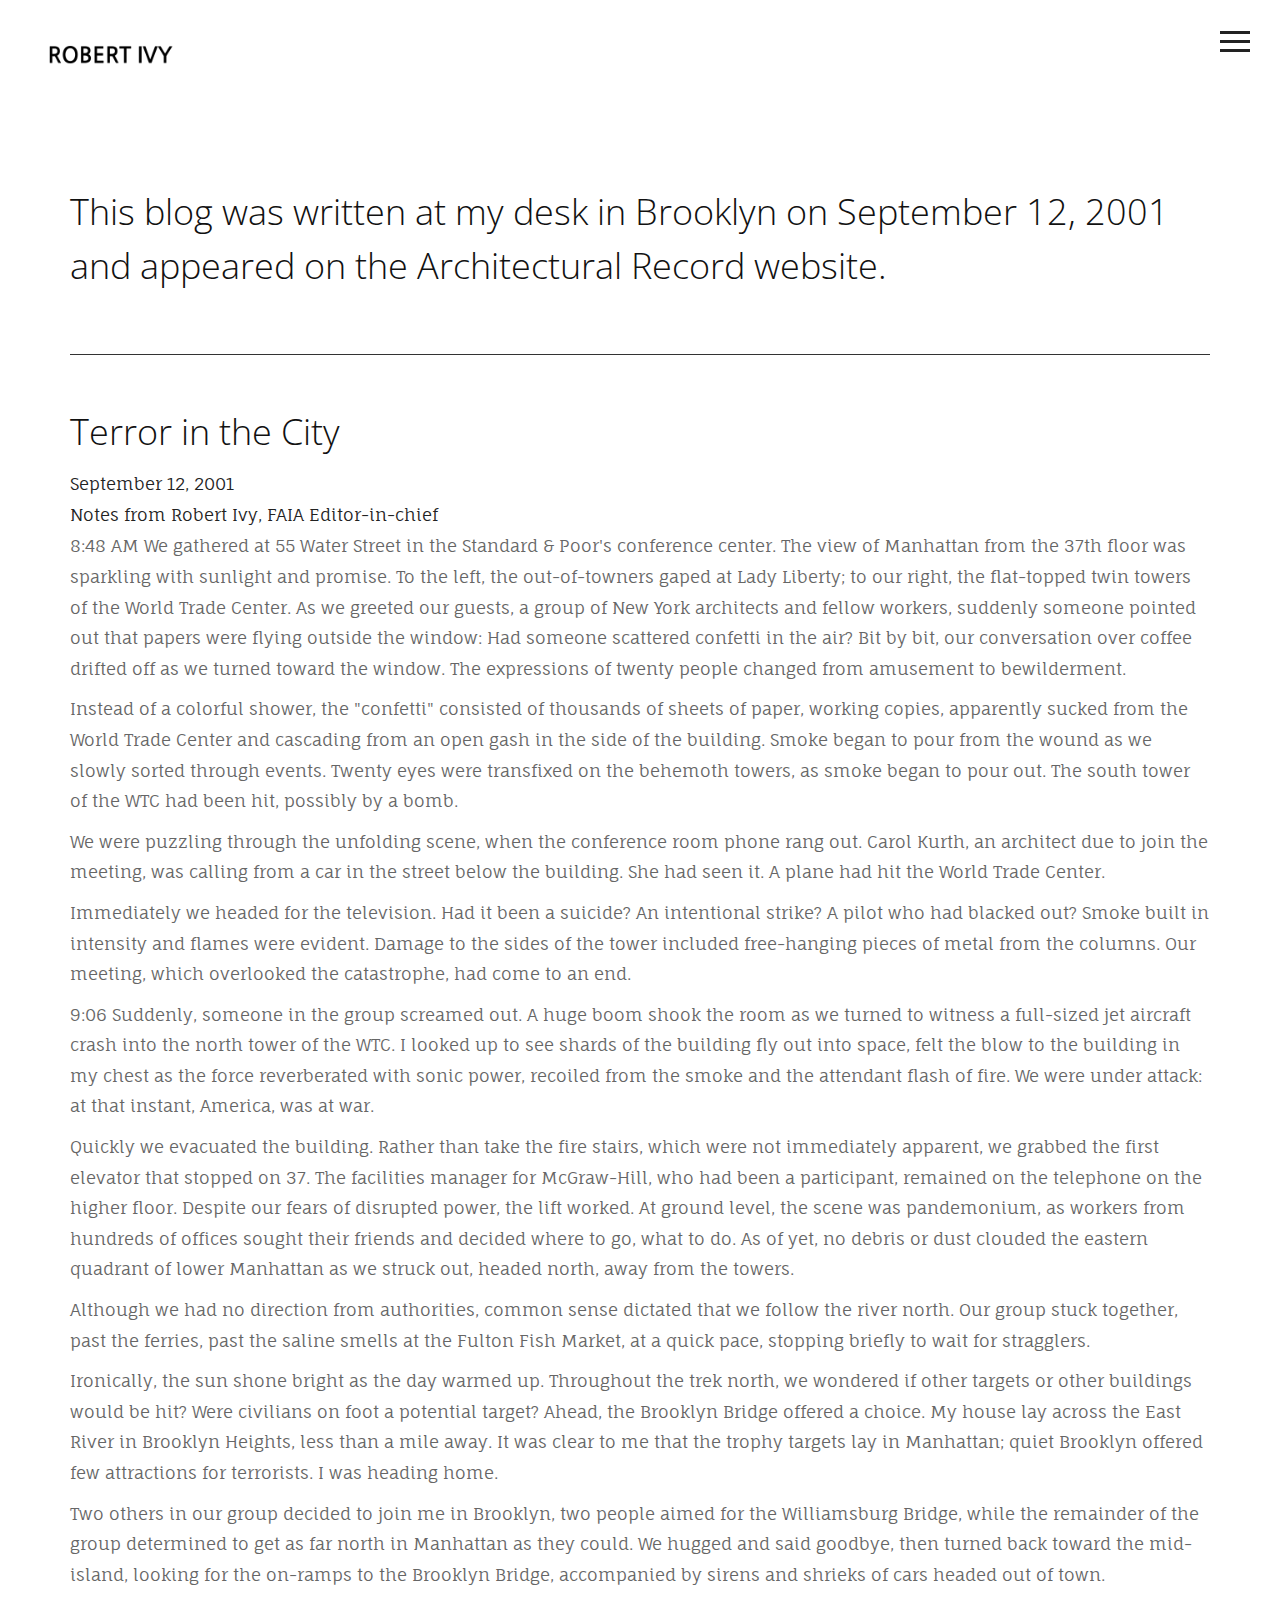
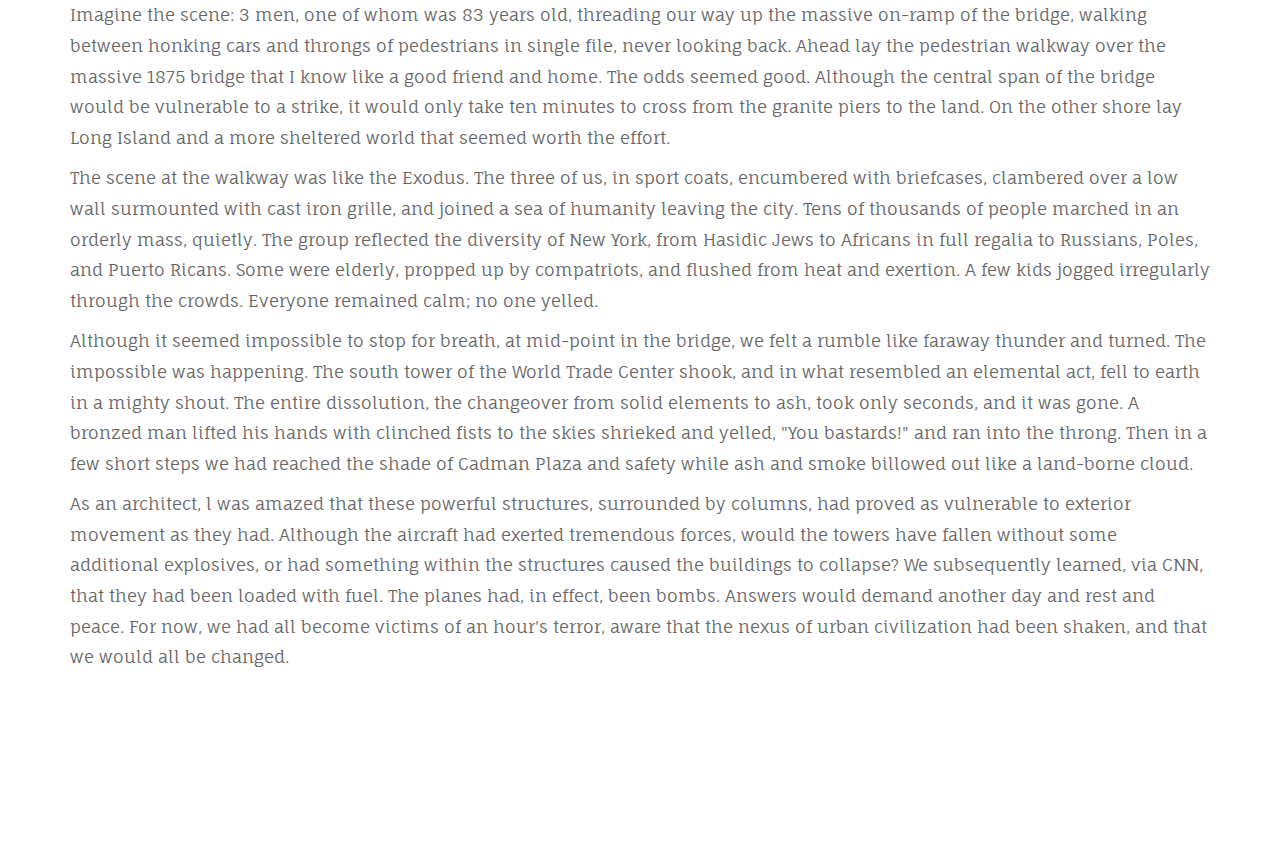
<file: from_the_field.html>
<!doctype html>
<html lang="en">
   <head>
      <meta charset="utf-8" />
      <meta http-equiv="X-UA-Compatible" content="IE=edge" />
      <meta name="viewport" content="width=device-width, initial-scale=1" />
      <meta name="description" content="" />
      <meta name="author" content="" />
      <title>Echoes - Free HTML Bootstrap Template</title>
      <!-- Css -->
      <link href="css/bootstrap.css" rel="stylesheet" />
      <link href="css/style.css" rel="stylesheet" />
   </head>
   <body>
      <nav class="navbar navbar-default color-fill navbar-fixed-top">
         <div class="col-md-12">
            <div class="nav">
               <button class="btn-nav">
                  <span class="icon-bar top"></span>
                  <span class="icon-bar middle"></span>
                  <span class="icon-bar bottom"></span>
               </button>
            </div>
            <a class="navbar-brand" href="index.html">
               <img class="logo" src="img/logo.png" alt="logo" />
            </a>
            <div class="nav-content hideNav hidden">
               <ul class="nav-list vcenter">
                  <li class="nav-item">
                     <a class="item-anchor" href="index.html">Home</a>
                  </li>
                  <li class="nav-item">
                     <a class="item-anchor" href="about.html">Story</a>
                  </li>
                  <li class="nav-item">
                     <a class="item-anchor" href="achievements.html"
                        >Achievements</a
                     >
                  </li>
                  <li class="nav-item">
                     <a class="item-anchor" href="from_the_field.html"
                        >From The Field</a
                     >
                  </li>
               </ul>
            </div>
         </div>
      </nav>
      <section id="from_the_field">
         <div class="container">
            <div class="article">
               <h1>This blog was written at my desk in Brooklyn on September 12, 2001 and appeared on the Architectural Record website.</h1>
               <br>
               <hr style="height:1px;border:none;color:#333;background-color:#333;"> 
               <br>
               <h1>Terror in the City</h1>
               <div class="date">September 12, 2001</div>
               <div class="author">
                  Notes from Robert Ivy, FAIA Editor-in-chief
               </div>

               <p>
                  8:48 AM We gathered at 55 Water Street in the Standard &
                  Poor's conference center. The view of Manhattan from the 37th
                  floor was sparkling with sunlight and promise. To the left,
                  the out-of-towners gaped at Lady Liberty; to our right, the
                  flat-topped twin towers of the World Trade Center. As we
                  greeted our guests, a group of New York architects and fellow
                  workers, suddenly someone pointed out that papers were flying
                  outside the window: Had someone scattered confetti in the air?
                  Bit by bit, our conversation over coffee drifted off as we
                  turned toward the window. The expressions of twenty people
                  changed from amusement to bewilderment.
               </p>

               <p>
                  Instead of a colorful shower, the "confetti" consisted of
                  thousands of sheets of paper, working copies, apparently
                  sucked from the World Trade Center and cascading from an open
                  gash in the side of the building. Smoke began to pour from the
                  wound as we slowly sorted through events. Twenty eyes were
                  transfixed on the behemoth towers, as smoke began to pour out.
                  The south tower of the WTC had been hit, possibly by a bomb.
               </p>

               <p>
                  We were puzzling through the unfolding scene, when the
                  conference room phone rang out. Carol Kurth, an architect due
                  to join the meeting, was calling from a car in the street
                  below the building. She had seen it. A plane had hit the World
                  Trade Center.
               </p>

               <p>
                  Immediately we headed for the television. Had it been a
                  suicide? An intentional strike? A pilot who had blacked out?
                  Smoke built in intensity and flames were evident. Damage to
                  the sides of the tower included free-hanging pieces of metal
                  from the columns. Our meeting, which overlooked the
                  catastrophe, had come to an end.
               </p>

               <p>
                  9:06 Suddenly, someone in the group screamed out. A huge boom
                  shook the room as we turned to witness a full-sized jet
                  aircraft crash into the north tower of the WTC. I looked up to
                  see shards of the building fly out into space, felt the blow
                  to the building in my chest as the force reverberated with
                  sonic power, recoiled from the smoke and the attendant flash
                  of fire. We were under attack: at that instant, America, was
                  at war.
               </p>

               <p>
                  Quickly we evacuated the building. Rather than take the fire
                  stairs, which were not immediately apparent, we grabbed the
                  first elevator that stopped on 37. The facilities manager for
                  McGraw-Hill, who had been a participant, remained on the
                  telephone on the higher floor. Despite our fears of disrupted
                  power, the lift worked. At ground level, the scene was
                  pandemonium, as workers from hundreds of offices sought their
                  friends and decided where to go, what to do. As of yet, no
                  debris or dust clouded the eastern quadrant of lower Manhattan
                  as we struck out, headed north, away from the towers.
               </p>

               <p>
                  Although we had no direction from authorities, common sense
                  dictated that we follow the river north. Our group stuck
                  together, past the ferries, past the saline smells at the
                  Fulton Fish Market, at a quick pace, stopping briefly to wait
                  for stragglers.
               </p>

               <p>
                  Ironically, the sun shone bright as the day warmed up.
                  Throughout the trek north, we wondered if other targets or
                  other buildings would be hit? Were civilians on foot a
                  potential target? Ahead, the Brooklyn Bridge offered a choice.
                  My house lay across the East River in Brooklyn Heights, less
                  than a mile away. It was clear to me that the trophy targets
                  lay in Manhattan; quiet Brooklyn offered few attractions for
                  terrorists. I was heading home.
               </p>

               <p>
                  Two others in our group decided to join me in Brooklyn, two
                  people aimed for the Williamsburg Bridge, while the remainder
                  of the group determined to get as far north in Manhattan as
                  they could. We hugged and said goodbye, then turned back
                  toward the mid-island, looking for the on-ramps to the
                  Brooklyn Bridge, accompanied by sirens and shrieks of cars
                  headed out of town.
               </p>

               <p>
                  Imagine the scene: 3 men, one of whom was 83 years old,
                  threading our way up the massive on-ramp of the bridge,
                  walking between honking cars and throngs of pedestrians in
                  single file, never looking back. Ahead lay the pedestrian
                  walkway over the massive 1875 bridge that I know like a good
                  friend and home. The odds seemed good. Although the central
                  span of the bridge would be vulnerable to a strike, it would
                  only take ten minutes to cross from the granite piers to the
                  land. On the other shore lay Long Island and a more sheltered
                  world that seemed worth the effort.
               </p>

               <p>
                  The scene at the walkway was like the Exodus. The three of us,
                  in sport coats, encumbered with briefcases, clambered over a
                  low wall surmounted with cast iron grille, and joined a sea of
                  humanity leaving the city. Tens of thousands of people marched
                  in an orderly mass, quietly. The group reflected the diversity
                  of New York, from Hasidic Jews to Africans in full regalia to
                  Russians, Poles, and Puerto Ricans. Some were elderly, propped
                  up by compatriots, and flushed from heat and exertion. A few
                  kids jogged irregularly through the crowds. Everyone remained
                  calm; no one yelled.
               </p>

               <p>
                  Although it seemed impossible to stop for breath, at mid-point
                  in the bridge, we felt a rumble like faraway thunder and
                  turned. The impossible was happening. The south tower of the
                  World Trade Center shook, and in what resembled an elemental
                  act, fell to earth in a mighty shout. The entire dissolution,
                  the changeover from solid elements to ash, took only seconds,
                  and it was gone. A bronzed man lifted his hands with clinched
                  fists to the skies shrieked and yelled, "You bastards!" and
                  ran into the throng. Then in a few short steps we had reached
                  the shade of Cadman Plaza and safety while ash and smoke
                  billowed out like a land-borne cloud.
               </p>

               <p>
                  As an architect, l was amazed that these powerful structures,
                  surrounded by columns, had proved as vulnerable to exterior
                  movement as they had. Although the aircraft had exerted
                  tremendous forces, would the towers have fallen without some
                  additional explosives, or had something within the structures
                  caused the buildings to collapse? We subsequently learned, via
                  CNN, that they had been loaded with fuel. The planes had, in
                  effect, been bombs. Answers would demand another day and rest
                  and peace. For now, we had all become victims of an hour's
                  terror, aware that the nexus of urban civilization had been
                  shaken, and that we would all be changed.
               </p>
            </div>
         </div>
      </section>
      <!-- script -->
      <script src="js/jquery.js"></script>
      <script src="js/bootstrap.min.js"></script>
      <script src="js/modernizr.js"></script>
      <script src="js/script.js"></script>
   </body>
</html>
</file>
<file: css/style.css>
@import url(https://fonts.googleapis.com/css?family=Open+Sans:400,300);
@import 'https://fonts.googleapis.com/css?family=Fauna+One';

/*---------- Global Style ----------*/

body {
    color: #222;
    font-family: 'Fauna One', serif;
    font-size: 17px;
    line-height: 1.8!important;
}
html {
    overflow-x: hidden;
}
h1,
h2,
h3,
h4,
h5,
h6 {
    font-family: 'Open Sans', sans-serif;
    font-weight: 200;
    color: #111;
    line-height: 1.5em;
    margin-top: 0;
}
p {
    font-family: 'Fauna One', serif;
    font-weight: 300;
    margin-top: 1px;
}
p,
ul,
li {
    color: #666;
}
section {
    padding-top: 185px;
    padding-bottom: 185px;
}
.no-gutter {
    padding-right: 0;
    padding-left: 0;
}
a,
a:link {
    color: #666;
}
a:hover,
a:focus,
a:visited {
    color: #666;
    text-decoration: none;
}
.vcenter {
    position: relative;
    top: 50%;
    transform: translateY(-50%);
    -webkit-transform: translateY(-50%);
    -ms-transform: translateY(-50%);
}.vcenter_low {
    position: relative;
    top: 40%;
    transform: translateY(-60%);
    -webkit-transform: translateY(-60%);
    -ms-transform: translateY(-60%);
}

.fill {
    height: 100vh;
}
.margin-top-05 {
    margin-top: 0.5em;
}
.margin-top-10 {
    margin-top: 1.0em;
}
.margin-top-15 {
    margin-top: 1.5em;
}
.margin-top-20 {
    margin-top: 2.0em;
}
.margin-top-25 {
    margin-top: 2.5em;
}
.margin-top-30 {
    margin-top: 3.0em;
}
.margin-top-35 {
    margin-top: 3.5em;
}
.margin-top-40 {
    margin-top: 4.0em;
}
.margin-top-45 {
    margin-top: 4.5em;
}

/*---------- Navbar ----------*/

.nav {
    position: relative;
    width: auto;
    display: inline-block;
    border: none;
    float: right;
    z-index: 99999;
}
.navbar-fixed-top {
    padding-top: 10px;
}
.navbar-brand {
    padding-top: 15px;
}
.navbar-brand > img {
    max-width: 160px;
    z-index: 9999;
}
@media (max-width: 768px) {
    .navbar-brand {
        padding-left: 0px;
    }
}
.navbar-default {
    background-color: transparent;
    border-color: transparent;
}
.navbar-default.color-fill {
    background-color: #fff;
    border-color: transparent;
}
.btn-nav {
    background: transparent;
    border: none;
    padding: 15px;
    -webkit-transition: all .5s ease;
    -moz-transition: all .5s ease;
    -ms-transition: all .5s ease;
    -o-transition: all .5s ease;
    transition: all .5s ease;
    cursor: pointer;
    z-index: 99999;
}
@media (max-width: 768px) {
    .btn-nav {
        padding: 15px 0;
    }
}
.btn-nav:focus {
    outline: 0;
}
.icon-bar {
    display: block;
    margin: 6px 0;
    width: 30px;
    height: 3px;
    background-color: #222;
}
.icon-bar.inverted {
    background-color: #fff;
}
@media (max-width: 992px) {
    .icon-bar.inverted {
        background-color: #222;
    }
}
.opaque {
    background-color: #fff!important;
}
.btn-nav:hover .icon-bar {
    -webkit-transition: all 1s ease;
    -moz-transition: all 1s ease;
    -ms-transition: all 1s ease;
    -o-transition: all 1s ease;
    transition: all 1s ease;
    background-color: #555;
}
.nav-content {
    position: fixed;
    top: -100%;
    bottom: 0;
    left: 0;
    right: 0;
    background-color: rgba(255, 255, 255, 1);
    display: block;
    height: 100%;
    z-index: 9;
}
.nav-list {
    list-style: none;
    padding: 0;
    position: relative;
}
.item-anchor {
    color: #fff;
    font-size: 30px;
    font-weight: 100;
    position: relative;
    text-decoration: none;
    padding: 10px;
}
.item-anchor:hover,
.item-anchor:focus {
    color: #ffffff;
    -webkit-transition: all 1s ease;
    -moz-transition: all 1s ease;
    -ms-transition: all 1s ease;
    -o-transition: all 1s ease;
    transition: all 1s ease;
}
.item-anchor:hover:after,
.item-anchor:focus:after {
    width: 100%;
    background: #f7f7f7;
    -webkit-transition: all 1s ease;
    -moz-transition: all 1s ease;
    -ms-transition: all 1s ease;
    -o-transition: all 1s ease;
    transition: all 1s ease;
}
.nav-item {
    font-family: 'Open Sans', sans-serif;
    margin: 10px auto;
    text-align: center;
    color: #222;
}
.nav-item a:link,
.nav-item a:hover,
.nav-item a:focus {
    color: #222;
}
.nav-item a:hover,
.nav-item a:focus {
    border-bottom: 2px solid #222;
}
.animated {
    display: block;
    margin: 0 auto;
}
.animated:hover .icon-bar,
.animated:focus .icon-bar {
    background-color: #fff;
}
.animated:focus {
    cursor: pointer;
    z-index: 9999;
}
.middle {
    margin: 0 auto;
}
.icon-bar {
    -webkit-transition: all .7s ease;
    -moz-transition: all .7s ease;
    -ms-transition: all .7s ease;
    -o-transition: all .7s ease;
    transition: all .7s ease;
    z-index: 999999;
}
.animated .icon-bar {
    z-index: 999999;
    background-color: #222!important;
}
.animated .top {
    -webkit-transform: translateY(7px) rotateZ(45deg);
    -moz-transform: translateY(7px) rotateZ(45deg);
    -ms-transform: translateY(7px) rotateZ(45deg);
    -o-transform: translateY(7px) rotateZ(45deg);
    transform: translateY(7px) rotateZ(45deg);
}
.animated .bottom {
    -webkit-transform: translateY(-11px) rotateZ(-45deg);
    -moz-transform: translateY(-11px) rotateZ(-45deg);
    -ms-transform: translateY(-11px) rotateZ(-45deg);
    -o-transform: translateY(-11px) rotateZ(-45deg);
    transform: translateY(-11px) rotateZ(-45deg);
}
.animated .middle {
    width: 0;
}
@keyframes showNav {
    from {
        top: -100%;
    }
    to {
        top: 0;
    }
}
@-webkit-keyframes showNav {
    from {
        top: -100%;
    }
    to {
        top: 0;
    }
}
@-moz-keyframes showNav {
    from {
        top: -100%;
    }
    to {
        top: 0;
    }
}
@-o-keyframes showNav {
    from {
        top: -100%;
    }
    to {
        top: 0;
    }
}
.showNav {
    -webkit-animation: showNav 1s ease forwards;
    -moz-animation: showNav 1s ease forwards;
    -o-animation: showNav 1s ease forwards;
    animation: showNav 1s ease forwards;
}
@keyframes hideNav {
    from {
        top: 0;
    }
    to {
        top: -100%;
    }
}
@-webkit-keyframes hideNav {
    from {
        top: 0;
    }
    to {
        top: -100%;
    }
}
@-moz-keyframes hideNav {
    from {
        top: 0;
    }
    to {
        top: -100%;
    }
}
@-o-keyframes hideNav {
    from {
        top: 0;
    }
    to {
        top: -100%;
    }
}
.hideNav {
    -webkit-animation: hideNav 1s ease forwards;
    -moz-animation: hideNav 1s ease forwards;
    -o-animation: hideNav 1s ease forwards;
    animation: hideNav 1s ease forwards;
}
.hidden {
    display: none;
}

/*---------- Menu Icon Animation ----------*/

.navbar-toggle * {
    -ms-transition: all 0.4s ease;
    -webkit-transition: all 0.4s ease;
    -moz-transition: all 0.4s ease;
    -o-transition: all 0.4s ease;
    transition: all 0.4s ease;
}
.navbar-toggle {
    border: medium none;
    border-radius: 0;
    color: #fff;
    cursor: pointer;
    height: 50px;
    padding: 16px;
    width: 50px;
    float: right;
    margin-top: 0px;
    margin-bottom: 0px;
}
.navbar-default .navbar-toggle:hover,
.navbar-default .navbar-toggle:focus {
    background-color: #fff;
}
.navbar-default .navbar-toggle,
.navbar-default .navbar-collapse,
.navbar-default .navbar-form {
    border-color: #fff;
}
.navbar-toggle span {
    width: 25px;
    height: 3px;
    margin-bottom: 5px;
    background-color: #222;
    display: block;
}
.navbar-toggle span.bar1 {
    -ms-transform: rotate(45deg);
    -webkit-transform: rotate(45deg);
    -moz-transform: rotate(45deg);
    -o-transform: rotate(45deg);
    transform: rotate(45deg);
    -ms-transform-origin: 1px 3px;
    -webkit-transform-origin: 1px 3px;
    -moz-transform-origin: 1px 3px;
    -o-transform-origin: 1px 3px;
    transform-origin: 1px 3px;
    width: 31px;
}
.navbar-toggle span.bar2 {
    -ms-transform: rotate(-360deg) scale(0);
    -webkit-transform: rotate(-360deg) scale(0);
    -moz-transform: rotate(-360deg) scale(0);
    -o-transform: rotate(-360deg) scale(0);
    transform: rotate(-360deg) scale(0);
}
.navbar-toggle span.bar3 {
    -ms-transform: rotate(-45deg);
    -webkit-transform: rotate(-45deg);
    transform: rotate(-45deg);
    -ms-transform-origin: 8px 2px;
    -webkit-transform-origin: 8px 2px;
    transform-origin: 8px 2px;
    width: 31px;
}
.navbar-toggle.collapsed span.bar1,
.navbar-toggle.collapsed span.bar2,
.navbar-toggle.collapsed span.bar3,
.navbar-toggle.collapsed span.bar4 {
    -ms-transform: none;
    -webkit-transform: none;
    transform: none;
    width: 30px;
}

/*---------- Header ----------*/

#header {
    height: 50%;
    margin: 0 auto;
    position: relative;
    color: #fff;
    text-align: center;
    background-size: cover;
}
#headslide {
    position: relative;
}
#headslide .img-responsive,
#headslide .thumbnail > img,
#headslide .thumbnail a > img,
#headslide .carousel-inner > .item > img,
#headslide .carousel-inner > .item > a > img {
    height: 100vh;
    max-width: none;
    object-fit: cover;
    width: 100%;
}
#header h1,
#header p {
    color: #fff;
}
#header h1 {
    font-size: 3.5em;
}
#header p {
    font-size: 1.5em;
}

/*---------- Portfolio ----------*/

#portfolio {
    padding-top: 185px;
}
.background-image-holder {
    background-attachment: scroll;
    background-clip: border-box;
    background-origin: padding-box;
    background-position: 50% 50% !important;
    background-repeat: repeat;
    background-size: cover !important;
    height: 100%;
    left: 0;
    top: 0;
    transition: all 0.3s ease 0s;
    width: 100%;
    z-index: 1;
}
.background-image {
    height: 100%;
    width: 100%;
    object-fit: cover;
}
.square-thumbs li {
    height: 285px;
}
.lightbox-grid li {
    padding: 8px;
    float: left;
    opacity: 1;
    transition: all 0.3s ease 0s;
}
@media (max-width: 992px) {
    .lightbox-grid li  {
        padding: 8px 0;
    }
}
.lightbox-grid,
.lightbox-grid ul,
.lightbox-grid li {
    overflow: hidden;
    position: relative;
}
.portfolio-sorting {
    padding-left: 15px;
    font-family: 'Open Sans', sans-serif;
}
.portfolio-sorting li a:hover,
.portfolio-sorting li a.active {
    border-bottom: 2px solid #222;
}
.portfolio-item {
    margin-bottom: 30px;
}
.item {
    height: 100vh;
}
.item img {
    width: 100%;
    height: 100vh!important;
    object-fit: cover;
}
</file>
